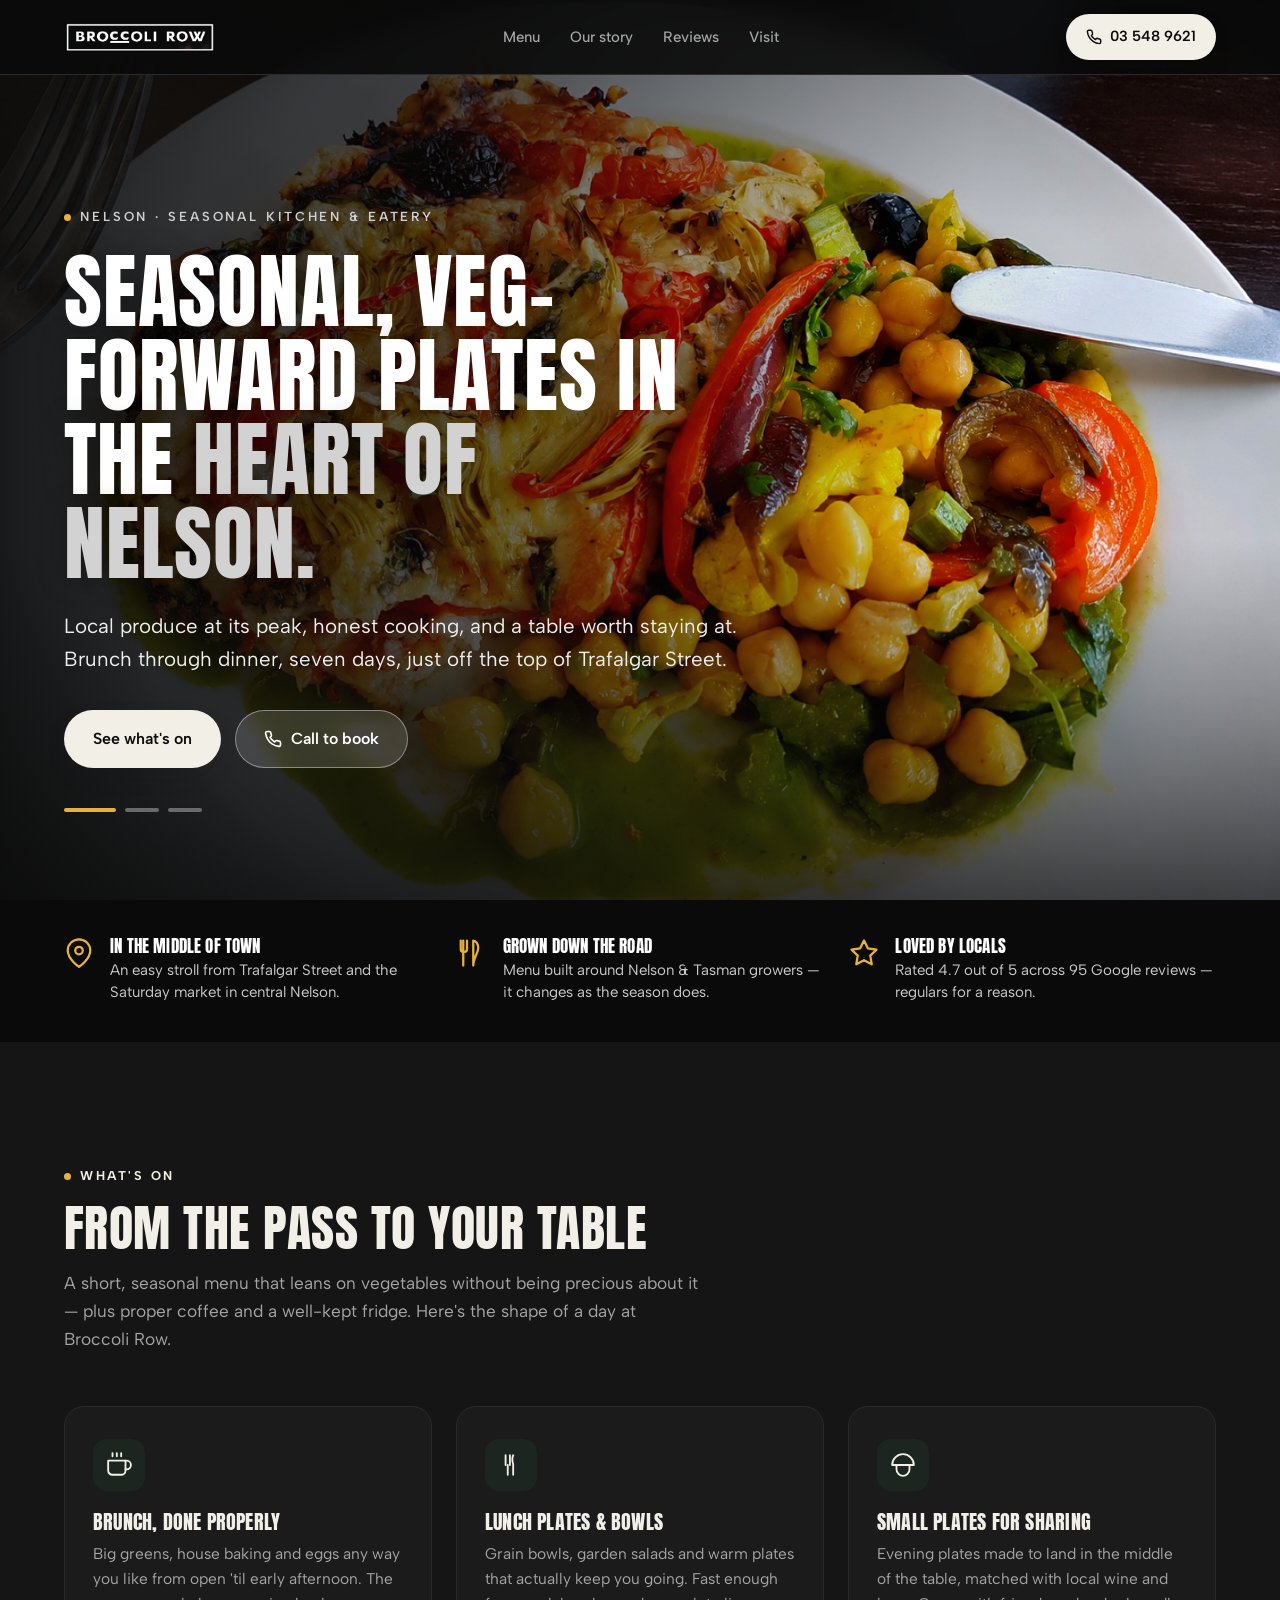
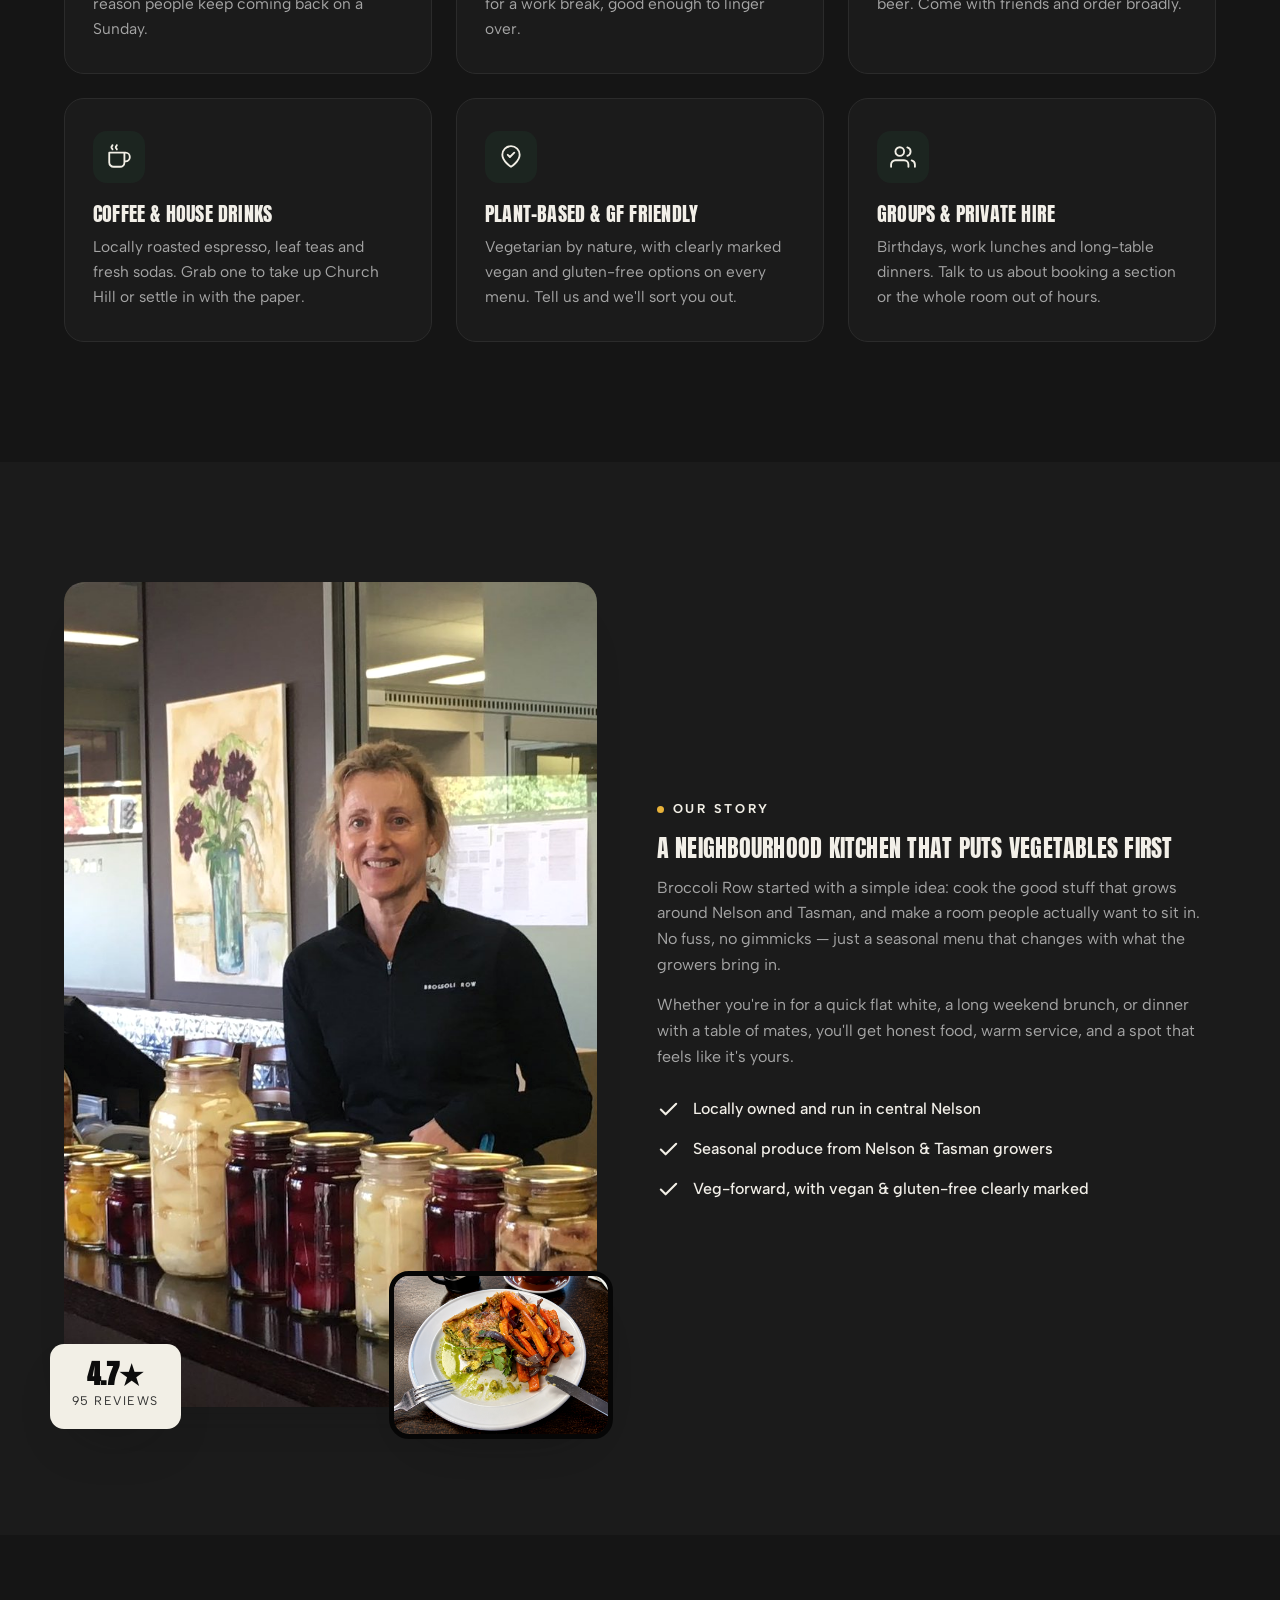
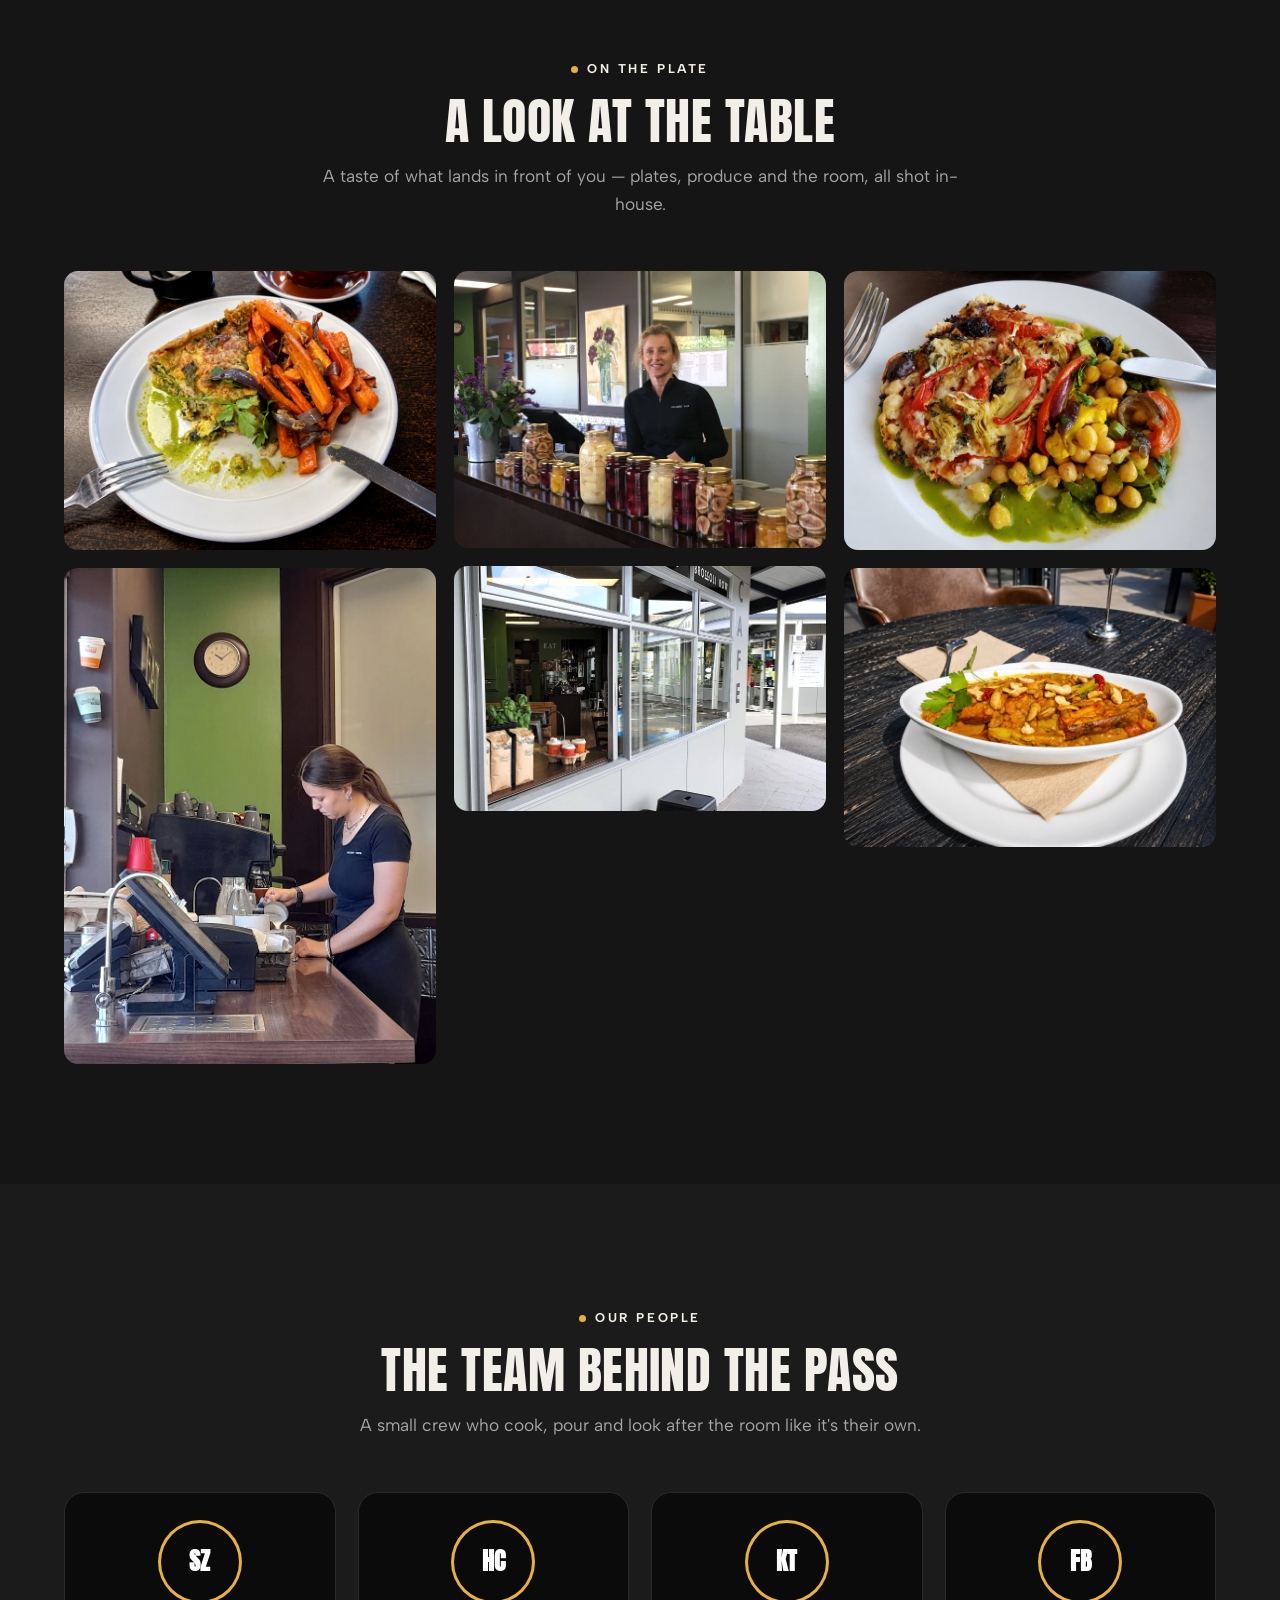
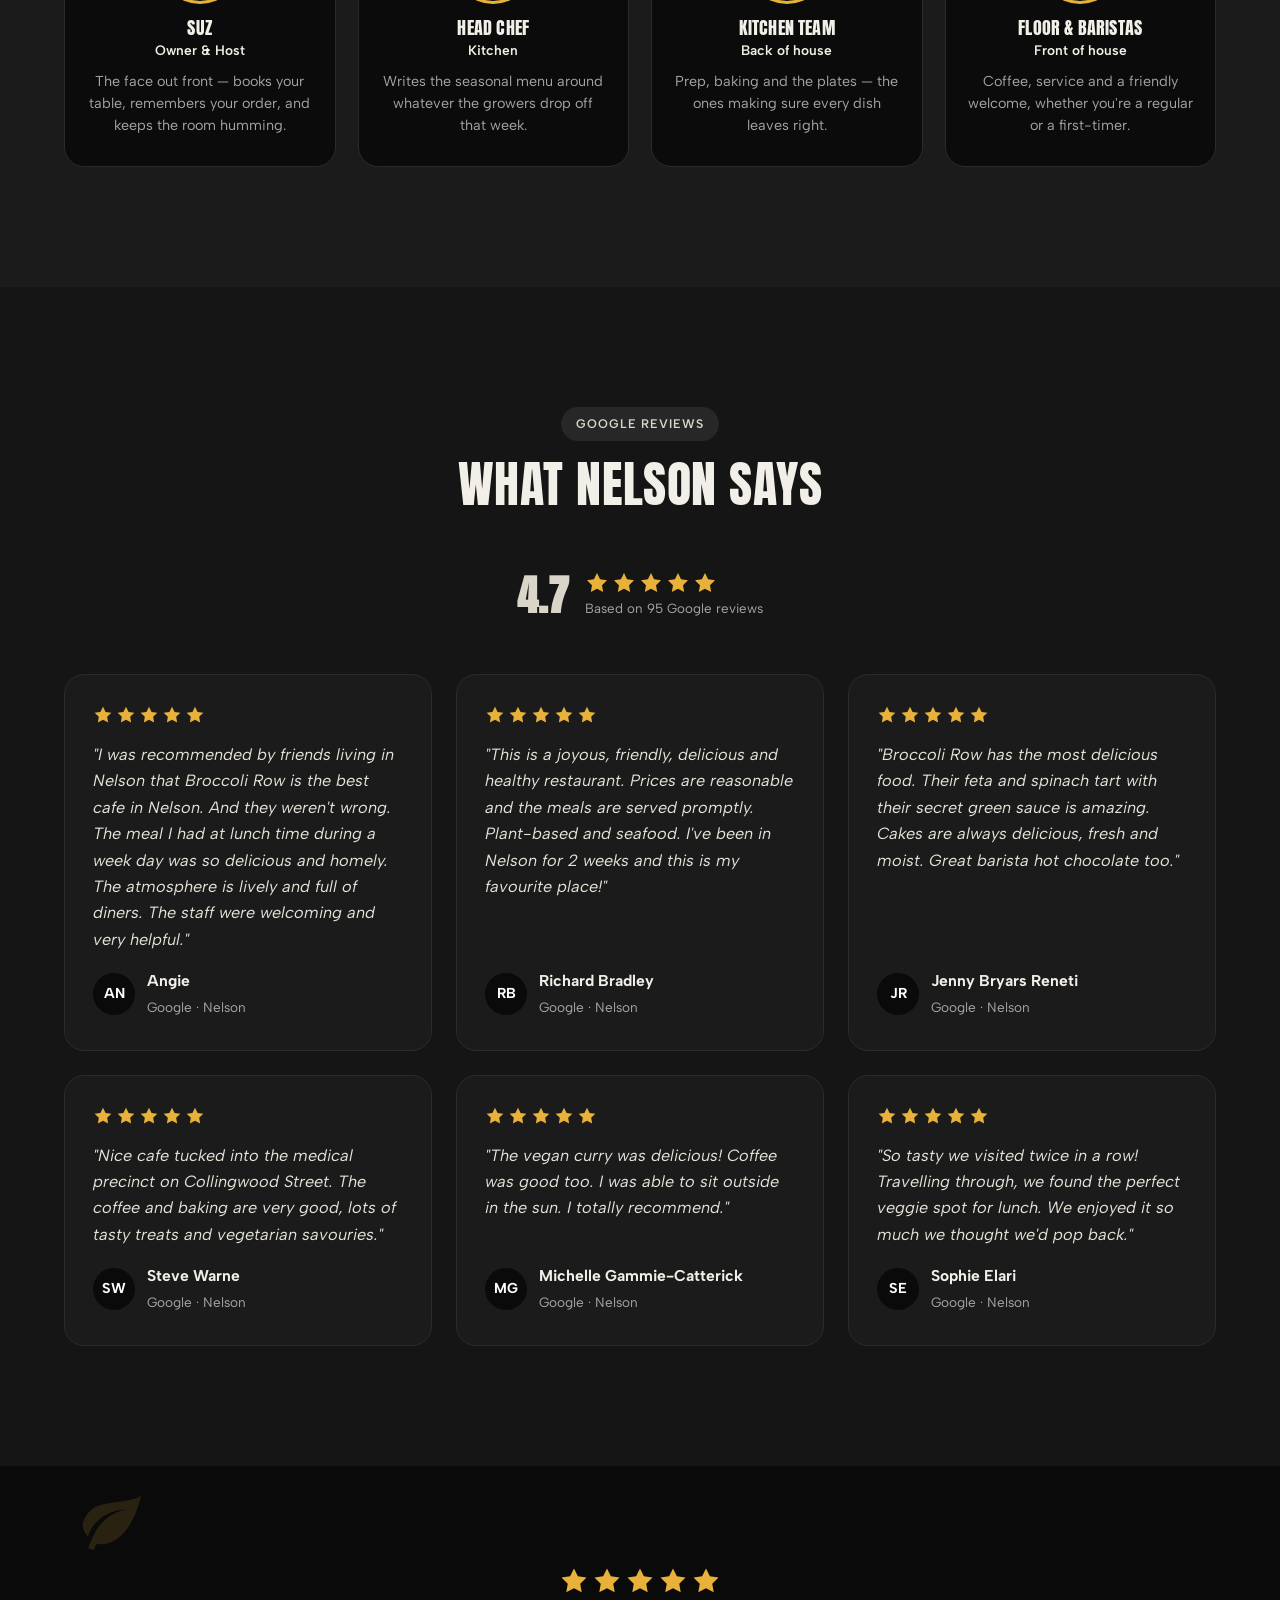
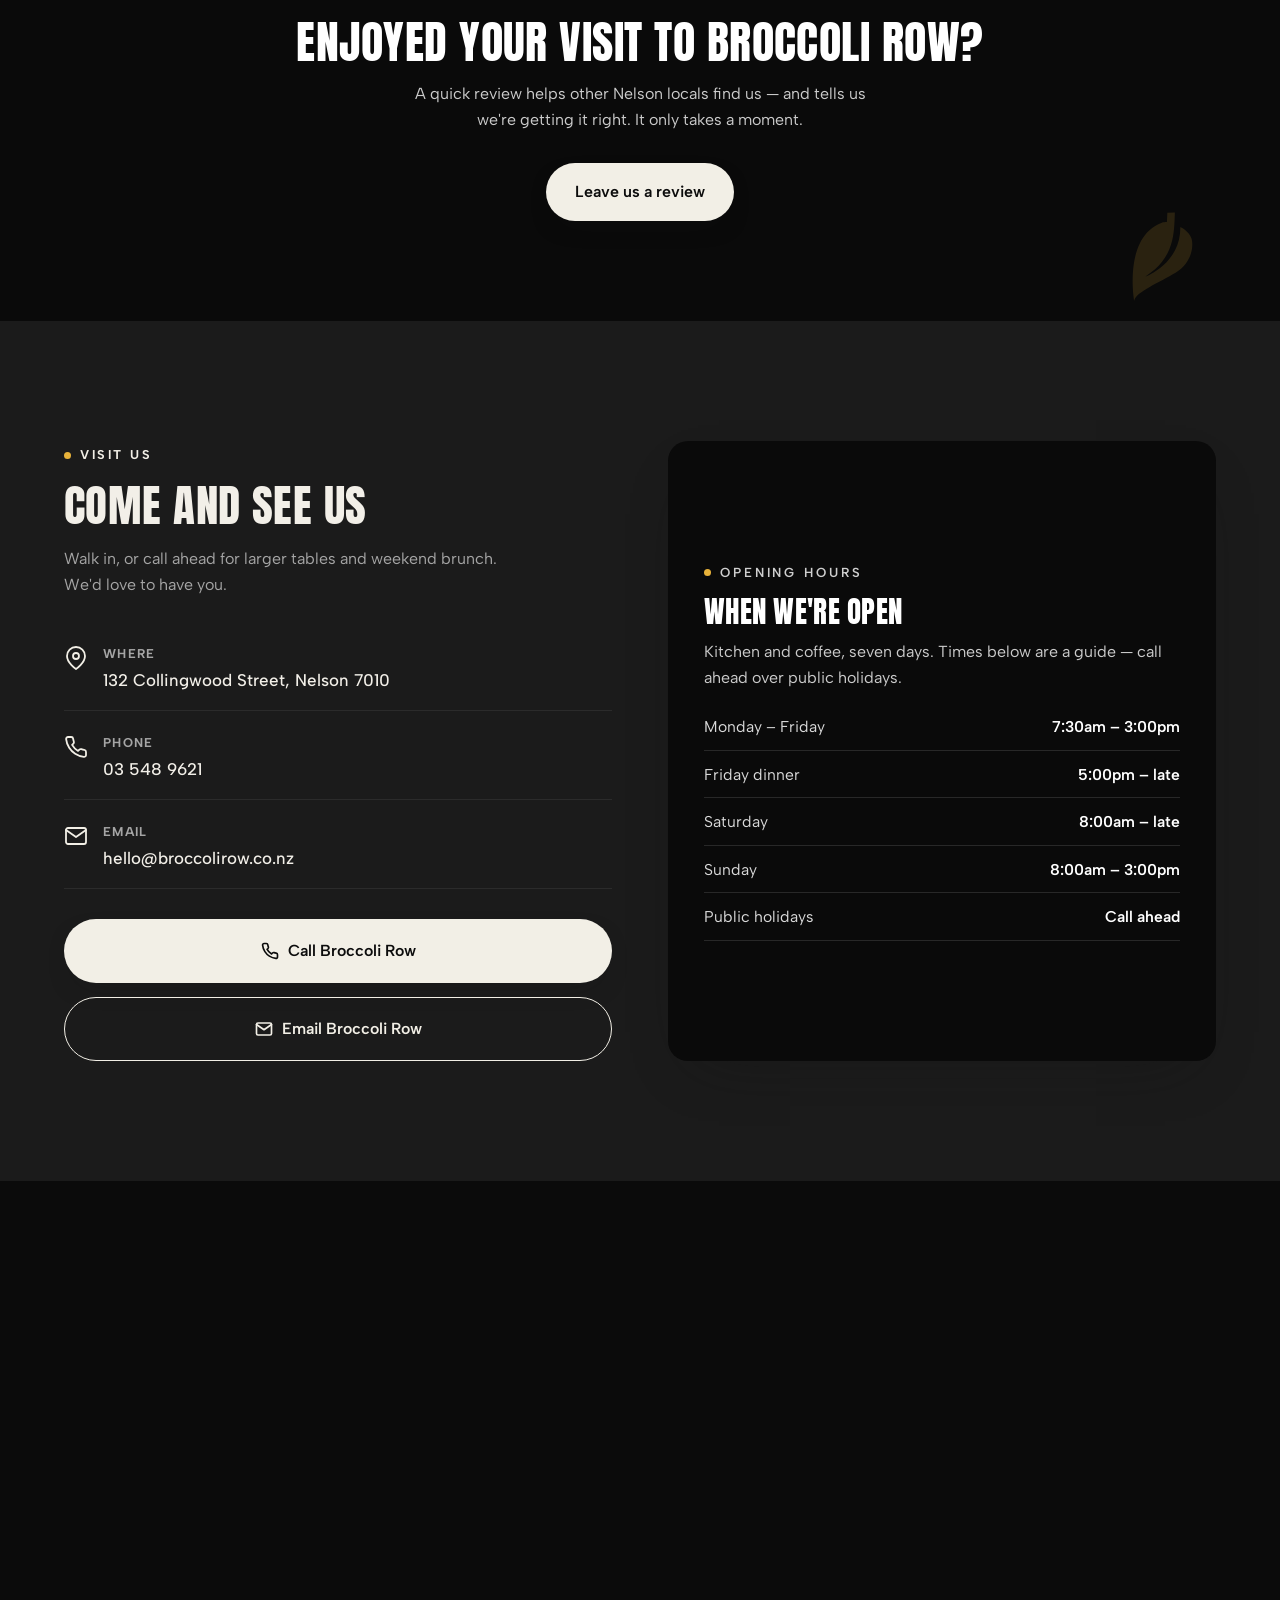
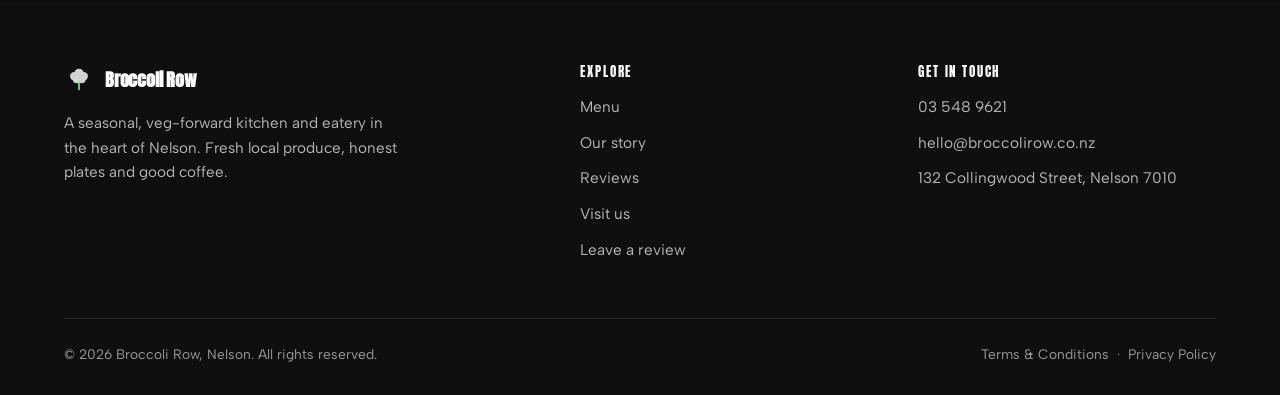
<file: index.html>
<!DOCTYPE html>
<html lang="en-NZ">
<head>
<meta charset="UTF-8">
<meta name="viewport" content="width=device-width, initial-scale=1.0">
<title>Broccoli Row | Seasonal Kitchen &amp; Eatery, Nelson</title>
<meta name="description" content="Broccoli Row is a seasonal, veg-forward kitchen in the heart of Nelson — fresh local produce, honest plates, and good coffee. Book a table or drop in.">
<link rel="icon" type="image/svg+xml" href="favicon.svg">
<meta property="og:title" content="Broccoli Row | Seasonal Kitchen & Eatery, Nelson">
<meta property="og:description" content="A seasonal, veg-forward kitchen in the heart of Nelson. Fresh local produce, honest plates, good coffee.">
<meta property="og:type" content="restaurant">
<meta property="og:image" content="https://broccoli-row-demo.vercel.app/images/front-entrance.webp">
<link rel="preconnect" href="https://fonts.googleapis.com">
<link rel="preconnect" href="https://fonts.gstatic.com" crossorigin>
<link href="https://fonts.googleapis.com/css2?family=Anton&family=Albert+Sans:wght@400;500;600;700&display=swap" rel="stylesheet">
<link rel="stylesheet" href="styles.css">
</head>
<body>

<!-- intro overlay -->
<div id="intro">
  <img class="intro-logo" src="images/logo.png" alt="Broccoli Row">
  <div class="intro-sub">Nelson &middot; Seasonal Kitchen</div>
</div>

<!-- nav -->
<header class="nav">
  <div class="nav-in wrap">
    <a href="index.html" class="brand">
      <img class="brand-logo" src="images/logo.png" alt="Broccoli Row">
    </a>
    <nav class="nav-links">
      <a href="#menu">Menu</a>
      <a href="#about">Our story</a>
      <a href="#reviews">Reviews</a>
      <a href="#visit">Visit</a>
    </nav>
    <a href="tel:+6435489621" class="nav-cta">
      <svg width="16" height="16" viewBox="0 0 24 24" fill="none" stroke="currentColor" stroke-width="2.2" stroke-linecap="round" stroke-linejoin="round"><path d="M22 16.92v3a2 2 0 0 1-2.18 2 19.79 19.79 0 0 1-8.63-3.07 19.5 19.5 0 0 1-6-6 19.79 19.79 0 0 1-3.07-8.67A2 2 0 0 1 4.11 2h3a2 2 0 0 1 2 1.72c.13.96.36 1.9.7 2.81a2 2 0 0 1-.45 2.11L8.09 9.91a16 16 0 0 0 6 6l1.27-1.27a2 2 0 0 1 2.11-.45c.9.34 1.85.57 2.81.7A2 2 0 0 1 22 16.92z"/></svg>
      03 548 9621
    </a>
    <button class="burger" aria-label="Menu"><span></span><span></span><span></span></button>
  </div>
</header>

<!-- hero -->
<section class="hero">
  <div class="hero-slides">
    <div class="hero-slide active" style="background-image:url('images/healthy-food.jpg')"></div>
    <div class="hero-slide" style="background-image:url('images/food.jpg')"></div>
    <div class="hero-slide" style="background-image:url('images/food1.jpg')"></div>
  </div>
  <div class="hero-inner">
    <span class="eyebrow"><span class="dot"></span>Nelson &middot; Seasonal Kitchen &amp; Eatery</span>
    <h1>Seasonal, veg-forward plates in the <em>heart of Nelson.</em></h1>
    <p class="lead">Local produce at its peak, honest cooking, and a table worth staying at. Brunch through dinner, seven days, just off the top of Trafalgar Street.</p>
    <div class="hero-cta">
      <a href="#menu" class="btn btn-primary">See what's on</a>
      <a href="tel:+6435489621" class="btn btn-ghost">
        <svg width="18" height="18" viewBox="0 0 24 24" fill="none" stroke="currentColor" stroke-width="2.2" stroke-linecap="round" stroke-linejoin="round"><path d="M22 16.92v3a2 2 0 0 1-2.18 2 19.79 19.79 0 0 1-8.63-3.07 19.5 19.5 0 0 1-6-6 19.79 19.79 0 0 1-3.07-8.67A2 2 0 0 1 4.11 2h3a2 2 0 0 1 2 1.72c.13.96.36 1.9.7 2.81a2 2 0 0 1-.45 2.11L8.09 9.91a16 16 0 0 0 6 6l1.27-1.27a2 2 0 0 1 2.11-.45c.9.34 1.85.57 2.81.7A2 2 0 0 1 22 16.92z"/></svg>
        Call to book
      </a>
    </div>
    <div class="hero-dots">
      <button class="active" aria-label="Slide 1"></button>
      <button aria-label="Slide 2"></button>
      <button aria-label="Slide 3"></button>
    </div>
  </div>
</section>

<!-- trust strip -->
<section class="trust">
  <div class="wrap trust-grid">
    <div class="trust-item reveal">
      <svg viewBox="0 0 24 24" fill="none" stroke="currentColor" stroke-width="1.8" stroke-linecap="round" stroke-linejoin="round"><path d="M21 10c0 7-9 13-9 13s-9-6-9-13a9 9 0 0 1 18 0z"/><circle cx="12" cy="10" r="3"/></svg>
      <div><h4>In the middle of town</h4><p>An easy stroll from Trafalgar Street and the Saturday market in central Nelson.</p></div>
    </div>
    <div class="trust-item reveal">
      <svg viewBox="0 0 24 24" fill="none" stroke="currentColor" stroke-width="1.8" stroke-linecap="round" stroke-linejoin="round"><path d="M3 2v7c0 1.1.9 2 2 2h1a2 2 0 0 0 2-2V2M5 2v20M13 2v20c0-6 4-10 4-14 0-3-1.8-6-4-6z"/></svg>
      <div><h4>Grown down the road</h4><p>Menu built around Nelson &amp; Tasman growers — it changes as the season does.</p></div>
    </div>
    <div class="trust-item reveal">
      <svg viewBox="0 0 24 24" fill="none" stroke="currentColor" stroke-width="1.8" stroke-linecap="round" stroke-linejoin="round"><polygon points="12 2 15.09 8.26 22 9.27 17 14.14 18.18 21.02 12 17.77 5.82 21.02 7 14.14 2 9.27 8.91 8.26 12 2"/></svg>
      <div><h4>Loved by locals</h4><p>Rated 4.7 out of 5 across 95 Google reviews — regulars for a reason.</p></div>
    </div>
  </div>
</section>

<!-- services / menu -->
<section id="menu" class="band band-bone">
  <div class="wrap">
    <div class="sec-head reveal">
      <span class="eyebrow-dark"><span class="dot"></span>What's on</span>
      <h2>From the pass to your table</h2>
      <p>A short, seasonal menu that leans on vegetables without being precious about it — plus proper coffee and a well-kept fridge. Here's the shape of a day at Broccoli Row.</p>
    </div>
    <div class="svc-grid">
      <div class="svc-card reveal">
        <div class="svc-ic"><svg viewBox="0 0 24 24" fill="none" stroke="currentColor" stroke-width="1.7" stroke-linecap="round" stroke-linejoin="round"><path d="M18 8h1a4 4 0 0 1 0 8h-1"/><path d="M2 8h16v9a4 4 0 0 1-4 4H6a4 4 0 0 1-4-4V8z"/><line x1="6" y1="1" x2="6" y2="4"/><line x1="10" y1="1" x2="10" y2="4"/><line x1="14" y1="1" x2="14" y2="4"/></svg></div>
        <h3>Brunch, done properly</h3>
        <p>Big greens, house baking and eggs any way you like from open 'til early afternoon. The reason people keep coming back on a Sunday.</p>
      </div>
      <div class="svc-card reveal">
        <div class="svc-ic"><svg viewBox="0 0 24 24" fill="none" stroke="currentColor" stroke-width="1.7" stroke-linecap="round" stroke-linejoin="round"><path d="M7 3v9M11 3v9M9 12v9M14 3c-1 2-1 6 0 8 0 4 0 6 0 10"/></svg></div>
        <h3>Lunch plates &amp; bowls</h3>
        <p>Grain bowls, garden salads and warm plates that actually keep you going. Fast enough for a work break, good enough to linger over.</p>
      </div>
      <div class="svc-card reveal">
        <div class="svc-ic"><svg viewBox="0 0 24 24" fill="none" stroke="currentColor" stroke-width="1.7" stroke-linecap="round" stroke-linejoin="round"><path d="M2 12h20M2 12a10 10 0 0 1 20 0M6 12v4a6 6 0 0 0 12 0v-4"/></svg></div>
        <h3>Small plates for sharing</h3>
        <p>Evening plates made to land in the middle of the table, matched with local wine and beer. Come with friends and order broadly.</p>
      </div>
      <div class="svc-card reveal">
        <div class="svc-ic"><svg viewBox="0 0 24 24" fill="none" stroke="currentColor" stroke-width="1.7" stroke-linecap="round" stroke-linejoin="round"><path d="M17 8h1a4 4 0 0 1 0 8h-1M3 8h14v9a4 4 0 0 1-4 4H7a4 4 0 0 1-4-4V8z"/><path d="M6 1c0 1-1 1-1 2s1 1 1 2M10 1c0 1-1 1-1 2s1 1 1 2"/></svg></div>
        <h3>Coffee &amp; house drinks</h3>
        <p>Locally roasted espresso, leaf teas and fresh sodas. Grab one to take up Church Hill or settle in with the paper.</p>
      </div>
      <div class="svc-card reveal">
        <div class="svc-ic"><svg viewBox="0 0 24 24" fill="none" stroke="currentColor" stroke-width="1.7" stroke-linecap="round" stroke-linejoin="round"><path d="M20 10c0 6-8 11-8 11s-8-5-8-11a8 8 0 0 1 16 0z"/><path d="M9 10l2 2 4-4"/></svg></div>
        <h3>Plant-based &amp; GF friendly</h3>
        <p>Vegetarian by nature, with clearly marked vegan and gluten-free options on every menu. Tell us and we'll sort you out.</p>
      </div>
      <div class="svc-card reveal">
        <div class="svc-ic"><svg viewBox="0 0 24 24" fill="none" stroke="currentColor" stroke-width="1.7" stroke-linecap="round" stroke-linejoin="round"><path d="M17 21v-2a4 4 0 0 0-4-4H5a4 4 0 0 0-4 4v2"/><circle cx="9" cy="7" r="4"/><path d="M23 21v-2a4 4 0 0 0-3-3.87M16 3.13a4 4 0 0 1 0 7.75"/></svg></div>
        <h3>Groups &amp; private hire</h3>
        <p>Birthdays, work lunches and long-table dinners. Talk to us about booking a section or the whole room out of hours.</p>
      </div>
    </div>
  </div>
</section>

<!-- about -->
<section id="about" class="band band-paper">
  <div class="wrap about-grid">
    <div class="about-media reveal">
      <img class="about-main" src="images/team.jpg" alt="The owner and team at Broccoli Row, Nelson" width="1100" height="825" loading="lazy">
      <img class="about-inset" src="images/food1.jpg" alt="A fresh seasonal dish at Broccoli Row" loading="lazy">
      <div class="about-tag"><strong>4.7★</strong><span>95 reviews</span></div>
    </div>
    <div class="about-copy reveal">
      <span class="eyebrow-dark"><span class="dot"></span>Our story</span>
      <h2>A neighbourhood kitchen that puts vegetables first</h2>
      <p>Broccoli Row started with a simple idea: cook the good stuff that grows around Nelson and Tasman, and make a room people actually want to sit in. No fuss, no gimmicks — just a seasonal menu that changes with what the growers bring in.</p>
      <p>Whether you're in for a quick flat white, a long weekend brunch, or dinner with a table of mates, you'll get honest food, warm service, and a spot that feels like it's yours.</p>
      <ul class="checklist">
        <li><svg viewBox="0 0 24 24" fill="none" stroke="currentColor" stroke-width="2.2" stroke-linecap="round" stroke-linejoin="round"><polyline points="20 6 9 17 4 12"/></svg>Locally owned and run in central Nelson</li>
        <li><svg viewBox="0 0 24 24" fill="none" stroke="currentColor" stroke-width="2.2" stroke-linecap="round" stroke-linejoin="round"><polyline points="20 6 9 17 4 12"/></svg>Seasonal produce from Nelson &amp; Tasman growers</li>
        <li><svg viewBox="0 0 24 24" fill="none" stroke="currentColor" stroke-width="2.2" stroke-linecap="round" stroke-linejoin="round"><polyline points="20 6 9 17 4 12"/></svg>Veg-forward, with vegan &amp; gluten-free clearly marked</li>
      </ul>
    </div>
  </div>
</section>

<!-- gallery -->
<section class="band band-bone">
  <div class="wrap">
    <div class="sec-head center reveal">
      <span class="eyebrow-dark" style="justify-content:center"><span class="dot"></span>On the plate</span>
      <h2>A look at the table</h2>
      <p>A taste of what lands in front of you — plates, produce and the room, all shot in-house.</p>
    </div>
    <div class="gallery reveal">
      <img src="images/food1.jpg" alt="A colourful seasonal vegetable salad plate" loading="lazy">
      <img src="images/staff.webp" alt="A shared spread of fresh dishes on the table" loading="lazy">
      <img src="images/team.jpg" alt="A carefully plated seasonal dish" loading="lazy">
      <img src="images/interior.jpg" alt="Inside the Broccoli Row dining room" loading="lazy">
      <img src="images/healthy-food.jpg" alt="Fresh green vegetables ready for the kitchen" loading="lazy">
      <img src="images/food.jpg" alt="A bright, fresh grain and greens bowl" loading="lazy">
    </div>
  </div>
</section>

<!-- crew -->
<section class="band band-paper">
  <div class="wrap">
    <div class="sec-head center reveal">
      <span class="eyebrow-dark" style="justify-content:center"><span class="dot"></span>Our people</span>
      <h2>The team behind the pass</h2>
      <p>A small crew who cook, pour and look after the room like it's their own.</p>
    </div>
    <div class="crew-grid">
      <div class="crew-card reveal">
        <div class="avatar">SZ</div>
        <h3>Suz</h3>
        <div class="role-sub">Owner &amp; Host</div>
        <p>The face out front — books your table, remembers your order, and keeps the room humming.</p>
      </div>
      <div class="crew-card reveal">
        <div class="avatar">HC</div>
        <h3>Head Chef</h3>
        <div class="role-sub">Kitchen</div>
        <p>Writes the seasonal menu around whatever the growers drop off that week.</p>
      </div>
      <div class="crew-card reveal">
        <div class="avatar">KT</div>
        <h3>Kitchen Team</h3>
        <div class="role-sub">Back of house</div>
        <p>Prep, baking and the plates — the ones making sure every dish leaves right.</p>
      </div>
      <div class="crew-card reveal">
        <div class="avatar">FB</div>
        <h3>Floor &amp; Baristas</h3>
        <div class="role-sub">Front of house</div>
        <p>Coffee, service and a friendly welcome, whether you're a regular or a first-timer.</p>
      </div>
    </div>
  </div>
</section>

<!-- reviews -->
<section id="reviews" class="band band-bone">
  <div class="wrap">
    <div class="sec-head center reveal">
      <span class="badge">Google reviews</span>
      <h2>What Nelson says</h2>
    </div>
    <div class="g-summary reveal">
      <span class="score">4.7</span>
      <div>
        <div class="stars">
          <svg viewBox="0 0 24 24" fill="currentColor"><polygon points="12 2 15.09 8.26 22 9.27 17 14.14 18.18 21.02 12 17.77 5.82 21.02 7 14.14 2 9.27 8.91 8.26 12 2"/></svg>
          <svg viewBox="0 0 24 24" fill="currentColor"><polygon points="12 2 15.09 8.26 22 9.27 17 14.14 18.18 21.02 12 17.77 5.82 21.02 7 14.14 2 9.27 8.91 8.26 12 2"/></svg>
          <svg viewBox="0 0 24 24" fill="currentColor"><polygon points="12 2 15.09 8.26 22 9.27 17 14.14 18.18 21.02 12 17.77 5.82 21.02 7 14.14 2 9.27 8.91 8.26 12 2"/></svg>
          <svg viewBox="0 0 24 24" fill="currentColor"><polygon points="12 2 15.09 8.26 22 9.27 17 14.14 18.18 21.02 12 17.77 5.82 21.02 7 14.14 2 9.27 8.91 8.26 12 2"/></svg>
          <svg viewBox="0 0 24 24" fill="currentColor"><polygon points="12 2 15.09 8.26 22 9.27 17 14.14 18.18 21.02 12 17.77 5.82 21.02 7 14.14 2 9.27 8.91 8.26 12 2"/></svg>
        </div>
        <small>Based on 95 Google reviews</small>
      </div>
    </div>
    <div class="rev-grid">
      <div class="rev-card reveal">
        <div class="stars"><svg viewBox="0 0 24 24" fill="currentColor"><polygon points="12 2 15.09 8.26 22 9.27 17 14.14 18.18 21.02 12 17.77 5.82 21.02 7 14.14 2 9.27 8.91 8.26 12 2"/></svg><svg viewBox="0 0 24 24" fill="currentColor"><polygon points="12 2 15.09 8.26 22 9.27 17 14.14 18.18 21.02 12 17.77 5.82 21.02 7 14.14 2 9.27 8.91 8.26 12 2"/></svg><svg viewBox="0 0 24 24" fill="currentColor"><polygon points="12 2 15.09 8.26 22 9.27 17 14.14 18.18 21.02 12 17.77 5.82 21.02 7 14.14 2 9.27 8.91 8.26 12 2"/></svg><svg viewBox="0 0 24 24" fill="currentColor"><polygon points="12 2 15.09 8.26 22 9.27 17 14.14 18.18 21.02 12 17.77 5.82 21.02 7 14.14 2 9.27 8.91 8.26 12 2"/></svg><svg viewBox="0 0 24 24" fill="currentColor"><polygon points="12 2 15.09 8.26 22 9.27 17 14.14 18.18 21.02 12 17.77 5.82 21.02 7 14.14 2 9.27 8.91 8.26 12 2"/></svg></div>
        <p>"I was recommended by friends living in Nelson that Broccoli Row is the best cafe in Nelson. And they weren't wrong. The meal I had at lunch time during a week day was so delicious and homely. The atmosphere is lively and full of diners. The staff were welcoming and very helpful."</p>
        <div class="rev-who"><span class="ini">AN</span><div><strong>Angie</strong><span>Google &middot; Nelson</span></div></div>
      </div>
      <div class="rev-card reveal">
        <div class="stars"><svg viewBox="0 0 24 24" fill="currentColor"><polygon points="12 2 15.09 8.26 22 9.27 17 14.14 18.18 21.02 12 17.77 5.82 21.02 7 14.14 2 9.27 8.91 8.26 12 2"/></svg><svg viewBox="0 0 24 24" fill="currentColor"><polygon points="12 2 15.09 8.26 22 9.27 17 14.14 18.18 21.02 12 17.77 5.82 21.02 7 14.14 2 9.27 8.91 8.26 12 2"/></svg><svg viewBox="0 0 24 24" fill="currentColor"><polygon points="12 2 15.09 8.26 22 9.27 17 14.14 18.18 21.02 12 17.77 5.82 21.02 7 14.14 2 9.27 8.91 8.26 12 2"/></svg><svg viewBox="0 0 24 24" fill="currentColor"><polygon points="12 2 15.09 8.26 22 9.27 17 14.14 18.18 21.02 12 17.77 5.82 21.02 7 14.14 2 9.27 8.91 8.26 12 2"/></svg><svg viewBox="0 0 24 24" fill="currentColor"><polygon points="12 2 15.09 8.26 22 9.27 17 14.14 18.18 21.02 12 17.77 5.82 21.02 7 14.14 2 9.27 8.91 8.26 12 2"/></svg></div>
        <p>"This is a joyous, friendly, delicious and healthy restaurant. Prices are reasonable and the meals are served promptly. Plant-based and seafood. I've been in Nelson for 2 weeks and this is my favourite place!"</p>
        <div class="rev-who"><span class="ini">RB</span><div><strong>Richard Bradley</strong><span>Google &middot; Nelson</span></div></div>
      </div>
      <div class="rev-card reveal">
        <div class="stars"><svg viewBox="0 0 24 24" fill="currentColor"><polygon points="12 2 15.09 8.26 22 9.27 17 14.14 18.18 21.02 12 17.77 5.82 21.02 7 14.14 2 9.27 8.91 8.26 12 2"/></svg><svg viewBox="0 0 24 24" fill="currentColor"><polygon points="12 2 15.09 8.26 22 9.27 17 14.14 18.18 21.02 12 17.77 5.82 21.02 7 14.14 2 9.27 8.91 8.26 12 2"/></svg><svg viewBox="0 0 24 24" fill="currentColor"><polygon points="12 2 15.09 8.26 22 9.27 17 14.14 18.18 21.02 12 17.77 5.82 21.02 7 14.14 2 9.27 8.91 8.26 12 2"/></svg><svg viewBox="0 0 24 24" fill="currentColor"><polygon points="12 2 15.09 8.26 22 9.27 17 14.14 18.18 21.02 12 17.77 5.82 21.02 7 14.14 2 9.27 8.91 8.26 12 2"/></svg><svg viewBox="0 0 24 24" fill="currentColor"><polygon points="12 2 15.09 8.26 22 9.27 17 14.14 18.18 21.02 12 17.77 5.82 21.02 7 14.14 2 9.27 8.91 8.26 12 2"/></svg></div>
        <p>"Broccoli Row has the most delicious food. Their feta and spinach tart with their secret green sauce is amazing. Cakes are always delicious, fresh and moist. Great barista hot chocolate too."</p>
        <div class="rev-who"><span class="ini">JR</span><div><strong>Jenny Bryars Reneti</strong><span>Google &middot; Nelson</span></div></div>
      </div>
      <div class="rev-card reveal">
        <div class="stars"><svg viewBox="0 0 24 24" fill="currentColor"><polygon points="12 2 15.09 8.26 22 9.27 17 14.14 18.18 21.02 12 17.77 5.82 21.02 7 14.14 2 9.27 8.91 8.26 12 2"/></svg><svg viewBox="0 0 24 24" fill="currentColor"><polygon points="12 2 15.09 8.26 22 9.27 17 14.14 18.18 21.02 12 17.77 5.82 21.02 7 14.14 2 9.27 8.91 8.26 12 2"/></svg><svg viewBox="0 0 24 24" fill="currentColor"><polygon points="12 2 15.09 8.26 22 9.27 17 14.14 18.18 21.02 12 17.77 5.82 21.02 7 14.14 2 9.27 8.91 8.26 12 2"/></svg><svg viewBox="0 0 24 24" fill="currentColor"><polygon points="12 2 15.09 8.26 22 9.27 17 14.14 18.18 21.02 12 17.77 5.82 21.02 7 14.14 2 9.27 8.91 8.26 12 2"/></svg><svg viewBox="0 0 24 24" fill="currentColor"><polygon points="12 2 15.09 8.26 22 9.27 17 14.14 18.18 21.02 12 17.77 5.82 21.02 7 14.14 2 9.27 8.91 8.26 12 2"/></svg></div>
        <p>"Nice cafe tucked into the medical precinct on Collingwood Street. The coffee and baking are very good, lots of tasty treats and vegetarian savouries."</p>
        <div class="rev-who"><span class="ini">SW</span><div><strong>Steve Warne</strong><span>Google &middot; Nelson</span></div></div>
      </div>
      <div class="rev-card reveal">
        <div class="stars"><svg viewBox="0 0 24 24" fill="currentColor"><polygon points="12 2 15.09 8.26 22 9.27 17 14.14 18.18 21.02 12 17.77 5.82 21.02 7 14.14 2 9.27 8.91 8.26 12 2"/></svg><svg viewBox="0 0 24 24" fill="currentColor"><polygon points="12 2 15.09 8.26 22 9.27 17 14.14 18.18 21.02 12 17.77 5.82 21.02 7 14.14 2 9.27 8.91 8.26 12 2"/></svg><svg viewBox="0 0 24 24" fill="currentColor"><polygon points="12 2 15.09 8.26 22 9.27 17 14.14 18.18 21.02 12 17.77 5.82 21.02 7 14.14 2 9.27 8.91 8.26 12 2"/></svg><svg viewBox="0 0 24 24" fill="currentColor"><polygon points="12 2 15.09 8.26 22 9.27 17 14.14 18.18 21.02 12 17.77 5.82 21.02 7 14.14 2 9.27 8.91 8.26 12 2"/></svg><svg viewBox="0 0 24 24" fill="currentColor"><polygon points="12 2 15.09 8.26 22 9.27 17 14.14 18.18 21.02 12 17.77 5.82 21.02 7 14.14 2 9.27 8.91 8.26 12 2"/></svg></div>
        <p>"The vegan curry was delicious! Coffee was good too. I was able to sit outside in the sun. I totally recommend."</p>
        <div class="rev-who"><span class="ini">MG</span><div><strong>Michelle Gammie-Catterick</strong><span>Google &middot; Nelson</span></div></div>
      </div>
      <div class="rev-card reveal">
        <div class="stars"><svg viewBox="0 0 24 24" fill="currentColor"><polygon points="12 2 15.09 8.26 22 9.27 17 14.14 18.18 21.02 12 17.77 5.82 21.02 7 14.14 2 9.27 8.91 8.26 12 2"/></svg><svg viewBox="0 0 24 24" fill="currentColor"><polygon points="12 2 15.09 8.26 22 9.27 17 14.14 18.18 21.02 12 17.77 5.82 21.02 7 14.14 2 9.27 8.91 8.26 12 2"/></svg><svg viewBox="0 0 24 24" fill="currentColor"><polygon points="12 2 15.09 8.26 22 9.27 17 14.14 18.18 21.02 12 17.77 5.82 21.02 7 14.14 2 9.27 8.91 8.26 12 2"/></svg><svg viewBox="0 0 24 24" fill="currentColor"><polygon points="12 2 15.09 8.26 22 9.27 17 14.14 18.18 21.02 12 17.77 5.82 21.02 7 14.14 2 9.27 8.91 8.26 12 2"/></svg><svg viewBox="0 0 24 24" fill="currentColor"><polygon points="12 2 15.09 8.26 22 9.27 17 14.14 18.18 21.02 12 17.77 5.82 21.02 7 14.14 2 9.27 8.91 8.26 12 2"/></svg></div>
        <p>"So tasty we visited twice in a row! Travelling through, we found the perfect veggie spot for lunch. We enjoyed it so much we thought we'd pop back."</p>
        <div class="rev-who"><span class="ini">SE</span><div><strong>Sophie Elari</strong><span>Google &middot; Nelson</span></div></div>
      </div>
    </div>
  
  </div>
</section>

<!-- review funnel banner -->
<section class="funnel">
  <svg class="leaf-a" viewBox="0 0 24 24" fill="currentColor"><path d="M17 8C8 10 5.9 16.17 3.82 21.34l1.89.66.95-2.3c.48.17.98.3 1.34.3C19 20 22 3 22 3c-1 2-8 2.25-13 3.25S2 11.5 2 13.5s1.75 3.75 1.75 3.75C7 8 17 8 17 8z"/></svg>
  <svg class="leaf-b" viewBox="0 0 24 24" fill="currentColor"><path d="M17 8C8 10 5.9 16.17 3.82 21.34l1.89.66.95-2.3c.48.17.98.3 1.34.3C19 20 22 3 22 3c-1 2-8 2.25-13 3.25S2 11.5 2 13.5s1.75 3.75 1.75 3.75C7 8 17 8 17 8z"/></svg>
  <div class="funnel-in reveal">
    <div class="stars"><svg viewBox="0 0 24 24" fill="currentColor"><polygon points="12 2 15.09 8.26 22 9.27 17 14.14 18.18 21.02 12 17.77 5.82 21.02 7 14.14 2 9.27 8.91 8.26 12 2"/></svg><svg viewBox="0 0 24 24" fill="currentColor"><polygon points="12 2 15.09 8.26 22 9.27 17 14.14 18.18 21.02 12 17.77 5.82 21.02 7 14.14 2 9.27 8.91 8.26 12 2"/></svg><svg viewBox="0 0 24 24" fill="currentColor"><polygon points="12 2 15.09 8.26 22 9.27 17 14.14 18.18 21.02 12 17.77 5.82 21.02 7 14.14 2 9.27 8.91 8.26 12 2"/></svg><svg viewBox="0 0 24 24" fill="currentColor"><polygon points="12 2 15.09 8.26 22 9.27 17 14.14 18.18 21.02 12 17.77 5.82 21.02 7 14.14 2 9.27 8.91 8.26 12 2"/></svg><svg viewBox="0 0 24 24" fill="currentColor"><polygon points="12 2 15.09 8.26 22 9.27 17 14.14 18.18 21.02 12 17.77 5.82 21.02 7 14.14 2 9.27 8.91 8.26 12 2"/></svg></div>
    <h2>Enjoyed your visit to Broccoli Row?</h2>
    <p>A quick review helps other Nelson locals find us — and tells us we're getting it right. It only takes a moment.</p>
    <a href="review.html" class="btn btn-primary">Leave us a review</a>
  </div>
</section>

<!-- contact / visit -->
<section id="visit" class="band band-paper">
  <div class="wrap contact-grid">
    <div class="contact-info reveal">
      <span class="eyebrow-dark"><span class="dot"></span>Visit us</span>
      <h2>Come and see us</h2>
      <p>Walk in, or call ahead for larger tables and weekend brunch. We'd love to have you.</p>
      <div class="contact-rows">
        <div class="crow">
          <svg viewBox="0 0 24 24" fill="none" stroke="currentColor" stroke-width="1.8" stroke-linecap="round" stroke-linejoin="round"><path d="M21 10c0 7-9 13-9 13s-9-6-9-13a9 9 0 0 1 18 0z"/><circle cx="12" cy="10" r="3"/></svg>
          <div><strong>Where</strong><span>132 Collingwood Street, Nelson 7010</span></div>
        </div>
        <div class="crow">
          <svg viewBox="0 0 24 24" fill="none" stroke="currentColor" stroke-width="1.8" stroke-linecap="round" stroke-linejoin="round"><path d="M22 16.92v3a2 2 0 0 1-2.18 2 19.79 19.79 0 0 1-8.63-3.07 19.5 19.5 0 0 1-6-6 19.79 19.79 0 0 1-3.07-8.67A2 2 0 0 1 4.11 2h3a2 2 0 0 1 2 1.72c.13.96.36 1.9.7 2.81a2 2 0 0 1-.45 2.11L8.09 9.91a16 16 0 0 0 6 6l1.27-1.27a2 2 0 0 1 2.11-.45c.9.34 1.85.57 2.81.7A2 2 0 0 1 22 16.92z"/></svg>
          <div><strong>Phone</strong><a href="tel:+6435489621">03 548 9621</a></div>
        </div>
        <div class="crow">
          <svg viewBox="0 0 24 24" fill="none" stroke="currentColor" stroke-width="1.8" stroke-linecap="round" stroke-linejoin="round"><path d="M4 4h16c1.1 0 2 .9 2 2v12c0 1.1-.9 2-2 2H4c-1.1 0-2-.9-2-2V6c0-1.1.9-2 2-2z"/><polyline points="22,6 12,13 2,6"/></svg>
          <div><strong>Email</strong><a href="mailto:hello@broccolirow.co.nz">hello@broccolirow.co.nz</a></div>
        </div>
      </div>
      <div class="contact-actions">
        <a href="tel:+6435489621" class="btn btn-primary">
          <svg width="18" height="18" viewBox="0 0 24 24" fill="none" stroke="currentColor" stroke-width="2.2" stroke-linecap="round" stroke-linejoin="round"><path d="M22 16.92v3a2 2 0 0 1-2.18 2 19.79 19.79 0 0 1-8.63-3.07 19.5 19.5 0 0 1-6-6 19.79 19.79 0 0 1-3.07-8.67A2 2 0 0 1 4.11 2h3a2 2 0 0 1 2 1.72c.13.96.36 1.9.7 2.81a2 2 0 0 1-.45 2.11L8.09 9.91a16 16 0 0 0 6 6l1.27-1.27a2 2 0 0 1 2.11-.45c.9.34 1.85.57 2.81.7A2 2 0 0 1 22 16.92z"/></svg>
          Call Broccoli Row
        </a>
        <a href="mailto:hello@broccolirow.co.nz" class="btn btn-outline">
          <svg width="18" height="18" viewBox="0 0 24 24" fill="none" stroke="currentColor" stroke-width="2.2" stroke-linecap="round" stroke-linejoin="round"><path d="M4 4h16c1.1 0 2 .9 2 2v12c0 1.1-.9 2-2 2H4c-1.1 0-2-.9-2-2V6c0-1.1.9-2 2-2z"/><polyline points="22,6 12,13 2,6"/></svg>
          Email Broccoli Row
        </a>
      </div>
    </div>
    <div class="contact-card reveal">
      <span class="eyebrow"><span class="dot"></span>Opening hours</span>
      <h3>When we're open</h3>
      <p>Kitchen and coffee, seven days. Times below are a guide — call ahead over public holidays.</p>
      <ul class="hours-list">
        <li><span>Monday – Friday</span><span>7:30am – 3:00pm</span></li>
        <li><span>Friday dinner</span><span>5:00pm – late</span></li>
        <li><span>Saturday</span><span>8:00am – late</span></li>
        <li><span>Sunday</span><span>8:00am – 3:00pm</span></li>
        <li><span>Public holidays</span><span>Call ahead</span></li>
      </ul>
    </div>
  </div>
</section>

<!-- map -->
<section aria-label="Find us on the map" style="padding:0">
  <iframe title="Broccoli Row — 132 Collingwood Street, Nelson 7010" src="https://maps.google.com/maps?q=132%20Collingwood%20Street%2C%20Nelson%207010&amp;z=16&amp;output=embed" loading="lazy" referrerpolicy="no-referrer-when-downgrade" style="display:block;width:100%;height:420px;border:0"></iframe>
</section>

<!-- footer -->
<footer class="footer">
  <div class="wrap">
    <div class="foot-grid">
      <div>
        <div class="brand">
          <svg viewBox="0 0 64 64" xmlns="http://www.w3.org/2000/svg"><g class="leaf"><circle cx="22" cy="24" r="9"/><circle cx="32" cy="18" r="10"/><circle cx="42" cy="24" r="9"/><circle cx="27" cy="31" r="8"/><circle cx="38" cy="31" r="8"/></g><path d="M32 34v18" fill="none" stroke="#9fdcb4" stroke-width="3.4" stroke-linecap="round"/></svg>
          Broccoli Row
        </div>
        <p class="foot-about">A seasonal, veg-forward kitchen and eatery in the heart of Nelson. Fresh local produce, honest plates and good coffee.</p>
      </div>
      <div class="foot-col">
        <h4>Explore</h4>
        <a href="#menu">Menu</a>
        <a href="#about">Our story</a>
        <a href="#reviews">Reviews</a>
        <a href="#visit">Visit us</a>
        <a href="review.html">Leave a review</a>
      </div>
      <div class="foot-col">
        <h4>Get in touch</h4>
        <a href="tel:+6435489621">03 548 9621</a>
        <a href="mailto:hello@broccolirow.co.nz">hello@broccolirow.co.nz</a>
        <p>132 Collingwood Street, Nelson 7010</p>
      </div>
    </div>
    <div class="foot-bottom">
      <span>© <span id="yr"></span> Broccoli Row, Nelson. All rights reserved.</span>
      <span><a href="terms.html">Terms &amp; Conditions</a> &nbsp;·&nbsp; <a href="privacy.html">Privacy Policy</a></span>
    </div>
  </div>
</footer>

<script>document.getElementById('yr').textContent=new Date().getFullYear();</script>
<script src="main.js"></script>
</body>
</html>
</file>
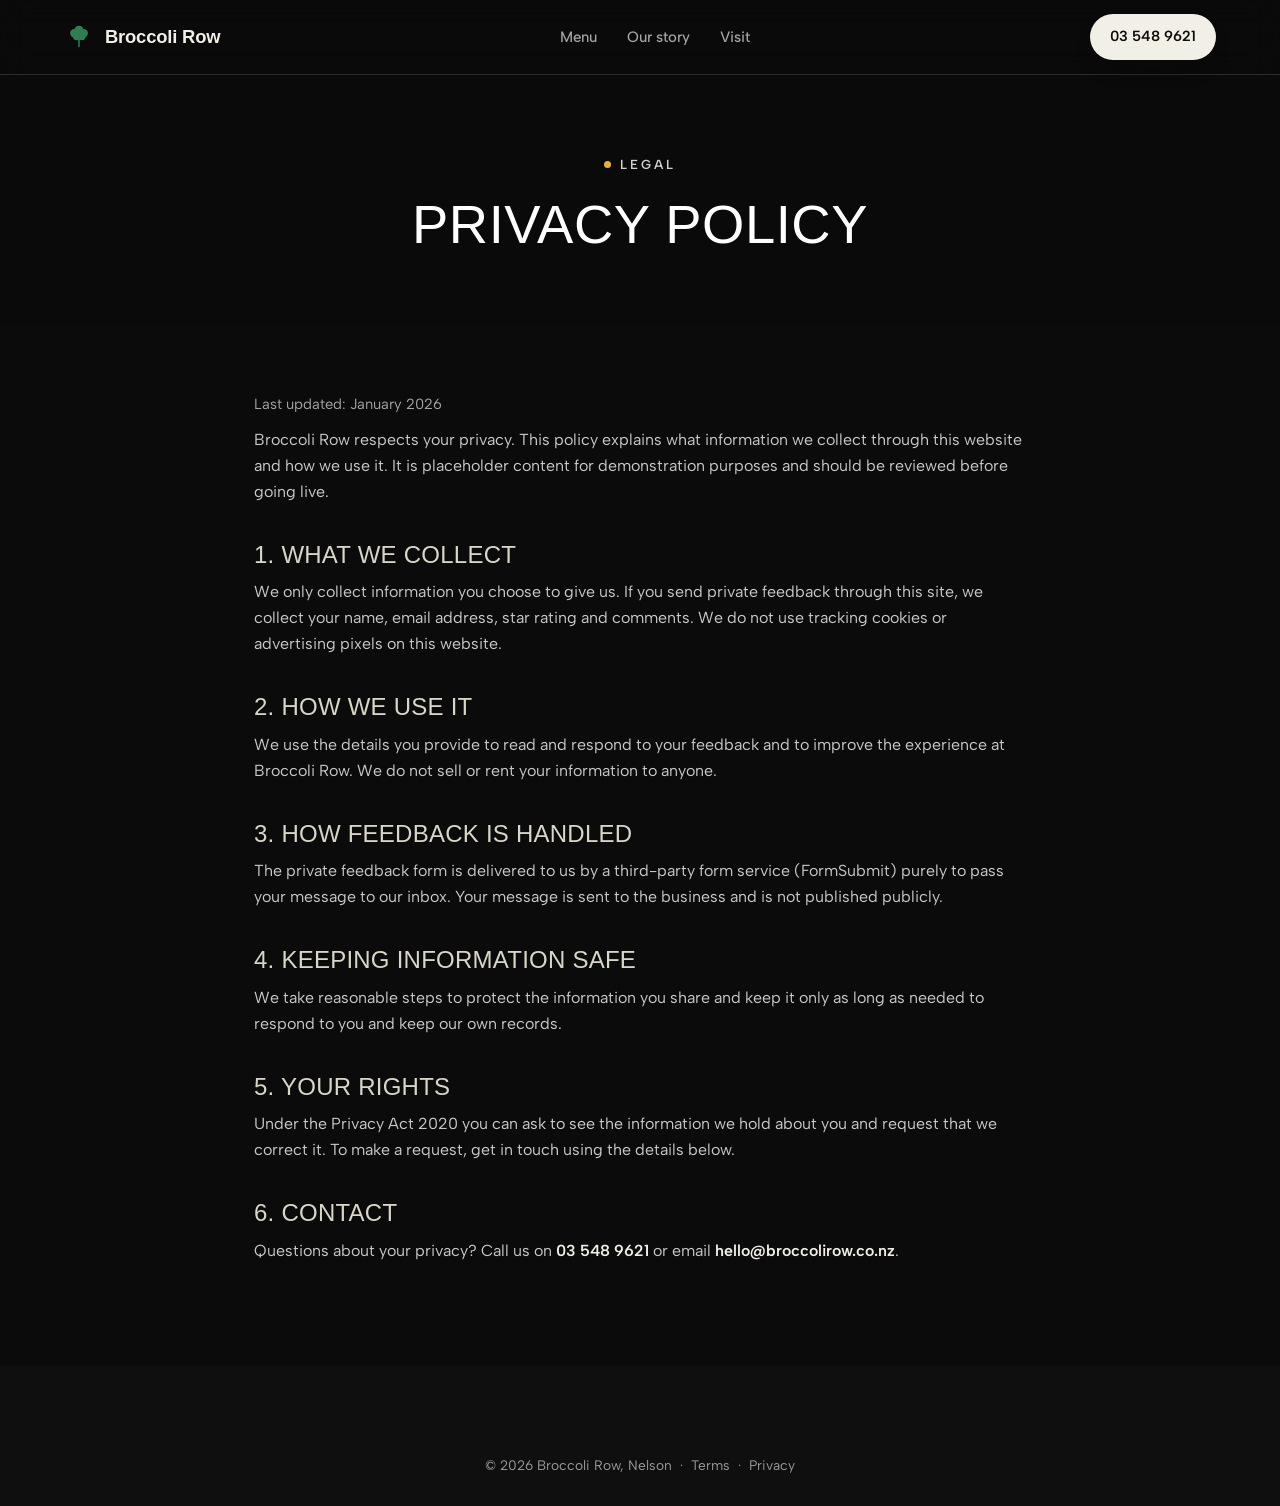
<file: privacy.html>
<!DOCTYPE html>
<html lang="en-NZ">
<head>
<meta charset="UTF-8">
<meta name="viewport" content="width=device-width, initial-scale=1.0">
<title>Privacy Policy | Broccoli Row, Nelson</title>
<meta name="description" content="How Broccoli Row handles the information you share through this website.">
<link rel="icon" type="image/svg+xml" href="favicon.svg">
<link rel="preconnect" href="https://fonts.googleapis.com">
<link rel="preconnect" href="https://fonts.gstatic.com" crossorigin>
<link href="https://fonts.googleapis.com/css2?family=Syne:wght@600;700;800&family=Albert+Sans:wght@400;500;600;700&display=swap" rel="stylesheet">
<link rel="stylesheet" href="styles.css">
</head>
<body>

<header class="nav">
  <div class="nav-in wrap">
    <a href="index.html" class="brand">
      <svg viewBox="0 0 64 64" xmlns="http://www.w3.org/2000/svg"><g class="leaf" fill="#2f7d50"><circle cx="22" cy="24" r="9"/><circle cx="32" cy="18" r="10"/><circle cx="42" cy="24" r="9"/><circle cx="27" cy="31" r="8"/><circle cx="38" cy="31" r="8"/></g><path d="M32 34v18" fill="none" stroke="#2f7d50" stroke-width="3.4" stroke-linecap="round"/></svg>
      Broccoli Row
    </a>
    <nav class="nav-links">
      <a href="index.html#menu">Menu</a>
      <a href="index.html#about">Our story</a>
      <a href="index.html#visit">Visit</a>
    </nav>
    <a href="tel:+6435489621" class="nav-cta">03 548 9621</a>
    <button class="burger" aria-label="Menu"><span></span><span></span><span></span></button>
  </div>
</header>

<section class="page-hero">
  <div class="wrap">
    <span class="eyebrow"><span class="dot"></span>Legal</span>
    <h1>Privacy Policy</h1>
  </div>
</section>

<div class="doc">
  <p class="updated">Last updated: January 2026</p>
  <p>Broccoli Row respects your privacy. This policy explains what information we collect through this website and how we use it. It is placeholder content for demonstration purposes and should be reviewed before going live.</p>

  <h2>1. What we collect</h2>
  <p>We only collect information you choose to give us. If you send private feedback through this site, we collect your name, email address, star rating and comments. We do not use tracking cookies or advertising pixels on this website.</p>

  <h2>2. How we use it</h2>
  <p>We use the details you provide to read and respond to your feedback and to improve the experience at Broccoli Row. We do not sell or rent your information to anyone.</p>

  <h2>3. How feedback is handled</h2>
  <p>The private feedback form is delivered to us by a third-party form service (FormSubmit) purely to pass your message to our inbox. Your message is sent to the business and is not published publicly.</p>

  <h2>4. Keeping information safe</h2>
  <p>We take reasonable steps to protect the information you share and keep it only as long as needed to respond to you and keep our own records.</p>

  <h2>5. Your rights</h2>
  <p>Under the Privacy Act 2020 you can ask to see the information we hold about you and request that we correct it. To make a request, get in touch using the details below.</p>

  <h2>6. Contact</h2>
  <p>Questions about your privacy? Call us on <a href="tel:+6435489621" style="color:var(--green);font-weight:600">03 548 9621</a> or email <a href="mailto:hello@broccolirow.co.nz" style="color:var(--green);font-weight:600">hello@broccolirow.co.nz</a>.</p>
</div>

<footer class="footer">
  <div class="wrap">
    <div class="foot-bottom" style="border:0;justify-content:center">
      <span>© <span id="yr"></span> Broccoli Row, Nelson &nbsp;·&nbsp; <a href="terms.html">Terms</a> &nbsp;·&nbsp; <a href="privacy.html">Privacy</a></span>
    </div>
  </div>
</footer>

<script>document.getElementById('yr').textContent=new Date().getFullYear();</script>
</body>
</html>
</file>
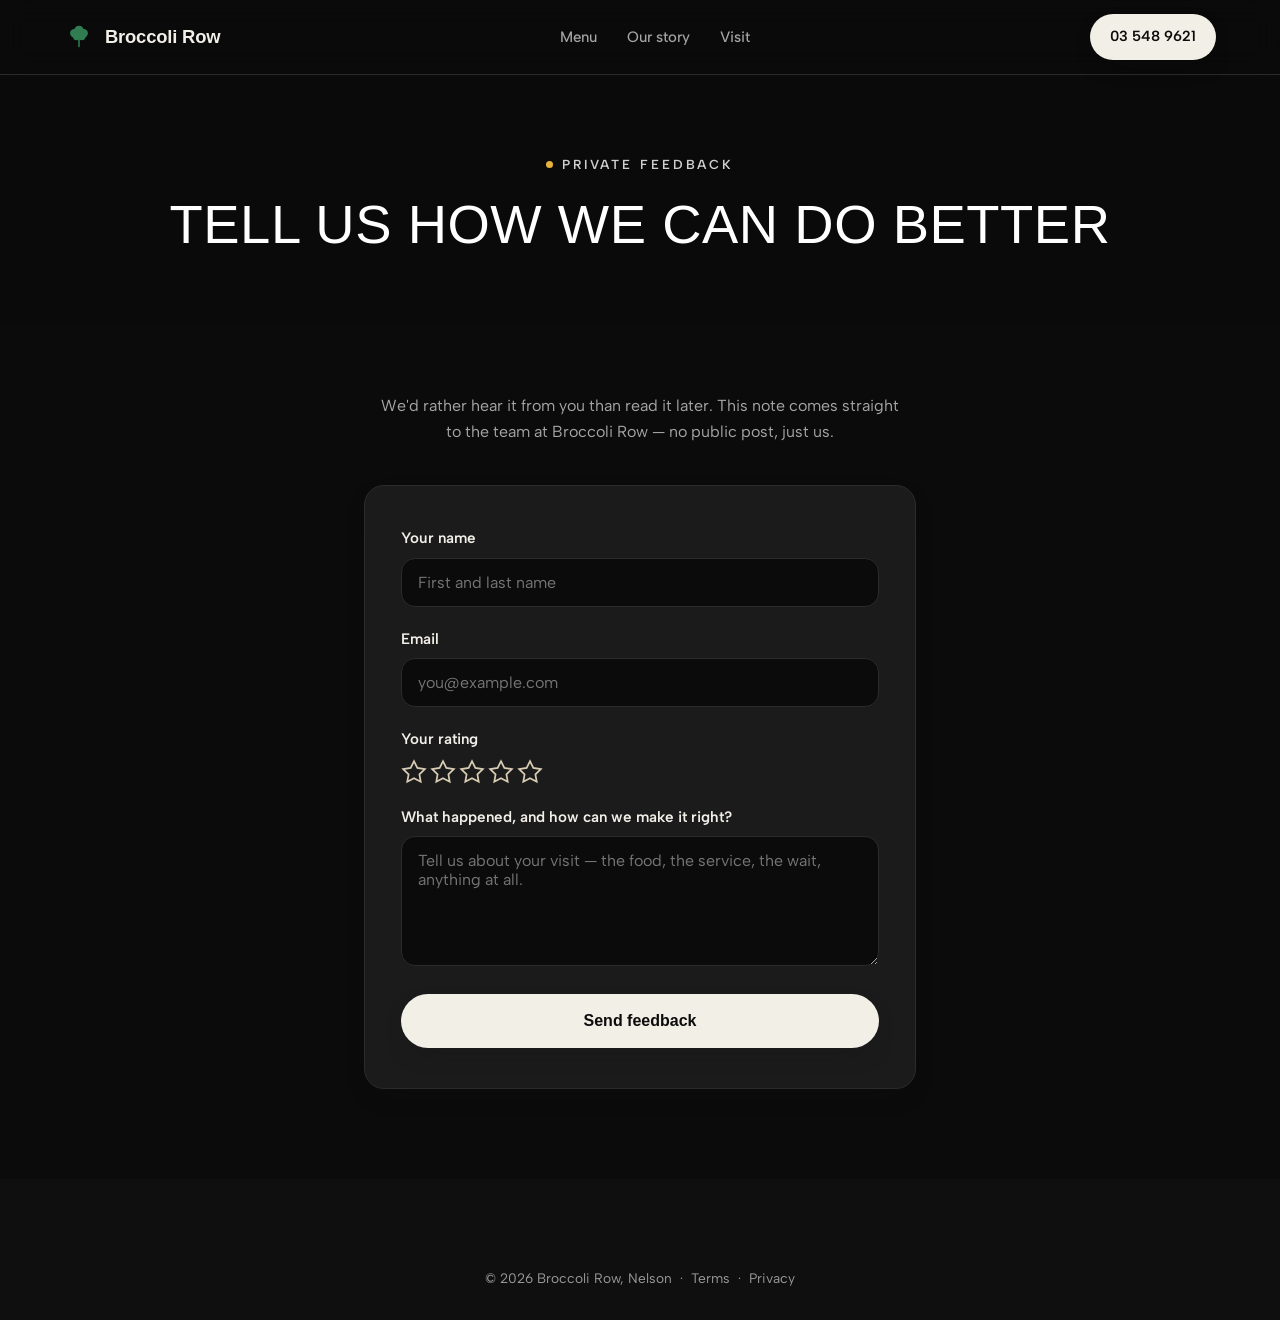
<file: private.html>
<!DOCTYPE html>
<html lang="en-NZ">
<head>
<meta charset="UTF-8">
<meta name="viewport" content="width=device-width, initial-scale=1.0">
<title>Share Your Feedback | Broccoli Row, Nelson</title>
<meta name="description" content="Tell Broccoli Row what we could do better — your note comes straight to us, privately.">
<link rel="icon" type="image/svg+xml" href="favicon.svg">
<link rel="preconnect" href="https://fonts.googleapis.com">
<link rel="preconnect" href="https://fonts.gstatic.com" crossorigin>
<link href="https://fonts.googleapis.com/css2?family=Syne:wght@600;700;800&family=Albert+Sans:wght@400;500;600;700&display=swap" rel="stylesheet">
<link rel="stylesheet" href="styles.css">
</head>
<body>

<header class="nav">
  <div class="nav-in wrap">
    <a href="index.html" class="brand">
      <svg viewBox="0 0 64 64" xmlns="http://www.w3.org/2000/svg"><g class="leaf" fill="#2f7d50"><circle cx="22" cy="24" r="9"/><circle cx="32" cy="18" r="10"/><circle cx="42" cy="24" r="9"/><circle cx="27" cy="31" r="8"/><circle cx="38" cy="31" r="8"/></g><path d="M32 34v18" fill="none" stroke="#2f7d50" stroke-width="3.4" stroke-linecap="round"/></svg>
      Broccoli Row
    </a>
    <nav class="nav-links">
      <a href="index.html#menu">Menu</a>
      <a href="index.html#about">Our story</a>
      <a href="index.html#visit">Visit</a>
    </nav>
    <a href="tel:+6435489621" class="nav-cta">03 548 9621</a>
    <button class="burger" aria-label="Menu"><span></span><span></span><span></span></button>
  </div>
</header>

<section class="page-hero">
  <div class="wrap">
    <span class="eyebrow"><span class="dot"></span>Private feedback</span>
    <h1>Tell us how we can do better</h1>
  </div>
</section>

<div class="doc" style="padding-bottom:40px;text-align:center">
  <p style="color:var(--muted);max-width:52ch;margin:0 auto">We'd rather hear it from you than read it later. This note comes straight to the team at Broccoli Row — no public post, just us.</p>
</div>

<div style="max-width:600px;margin:0 auto;padding:0 24px 90px">
  <div class="form-card">
    <form id="fbForm" action="https://formsubmit.co/hello@broccolirow.co.nz" method="POST">
      <!-- FormSubmit config -->
      <input type="hidden" name="_subject" value="New private feedback — Broccoli Row">
      <input type="hidden" name="_template" value="table">
      <input type="hidden" name="_captcha" value="false">
      <input type="hidden" name="_next" value="#">

      <div class="field">
        <label for="name">Your name</label>
        <input type="text" id="name" name="name" placeholder="First and last name" required>
      </div>
      <div class="field">
        <label for="email">Email</label>
        <input type="email" id="email" name="email" placeholder="you@example.com" required>
      </div>
      <div class="field">
        <label for="rating">Your rating</label>
        <div class="rating-pick">
          <div class="stars" id="starView"></div>
        </div>
        <input type="hidden" id="rating" name="rating" value="">
      </div>
      <div class="field">
        <label for="feedback">What happened, and how can we make it right?</label>
        <textarea id="feedback" name="feedback" placeholder="Tell us about your visit — the food, the service, the wait, anything at all." required></textarea>
      </div>
      <button type="submit" class="btn btn-primary" style="width:100%;padding:17px">Send feedback</button>
    </form>

    <div class="success" id="success">
      <svg viewBox="0 0 24 24" fill="none" stroke="currentColor" stroke-width="2" stroke-linecap="round" stroke-linejoin="round"><path d="M22 11.08V12a10 10 0 1 1-5.93-9.14"/><polyline points="22 4 12 14.01 9 11.01"/></svg>
      <h2 style="color:var(--green-deep)">Thank you</h2>
      <p style="color:var(--muted)">We really appreciate you taking the time. Suz and the team will read every word — and we'll do our best to make the next visit a better one.</p>
      <a href="index.html" class="btn btn-outline" style="margin-top:20px">Back to home</a>
    </div>
  </div>
</div>

<footer class="footer">
  <div class="wrap">
    <div class="foot-bottom" style="border:0;justify-content:center">
      <span>© <span id="yr"></span> Broccoli Row, Nelson &nbsp;·&nbsp; <a href="terms.html">Terms</a> &nbsp;·&nbsp; <a href="privacy.html">Privacy</a></span>
    </div>
  </div>
</footer>

<script>
document.getElementById('yr').textContent=new Date().getFullYear();

// pre-fill rating from ?rating=
var params = new URLSearchParams(window.location.search);
var rating = parseInt(params.get('rating'),10);
if (!(rating >= 1 && rating <= 5)) rating = 0;
document.getElementById('rating').value = rating || '';
var starView = document.getElementById('starView');
var starSvg = '<svg viewBox="0 0 24 24" fill="currentColor"><polygon points="12 2 15.09 8.26 22 9.27 17 14.14 18.18 21.02 12 17.77 5.82 21.02 7 14.14 2 9.27 8.91 8.26 12 2"/></svg>';
var starEmpty = '<svg viewBox="0 0 24 24" fill="none" stroke="#d8cdb4" stroke-width="1.6"><polygon points="12 2 15.09 8.26 22 9.27 17 14.14 18.18 21.02 12 17.77 5.82 21.02 7 14.14 2 9.27 8.91 8.26 12 2"/></svg>';
var html='';
for (var i=1;i<=5;i++){ html += (i<=rating)?starSvg:starEmpty; }
starView.innerHTML = html;

// AJAX submit -> show success state (no redirect, no reCAPTCHA)
var form = document.getElementById('fbForm');
form.addEventListener('submit', function(e){
  e.preventDefault();
  var btn = form.querySelector('button[type=submit]');
  btn.textContent = 'Sending…'; btn.disabled = true;
  fetch(form.action, { method:'POST', body:new FormData(form), headers:{'Accept':'application/json'} })
    .then(function(){ done(); })
    .catch(function(){ done(); });
});
function done(){
  document.getElementById('fbForm').style.display='none';
  document.getElementById('success').classList.add('show');
}
</script>
</body>
</html>
</file>
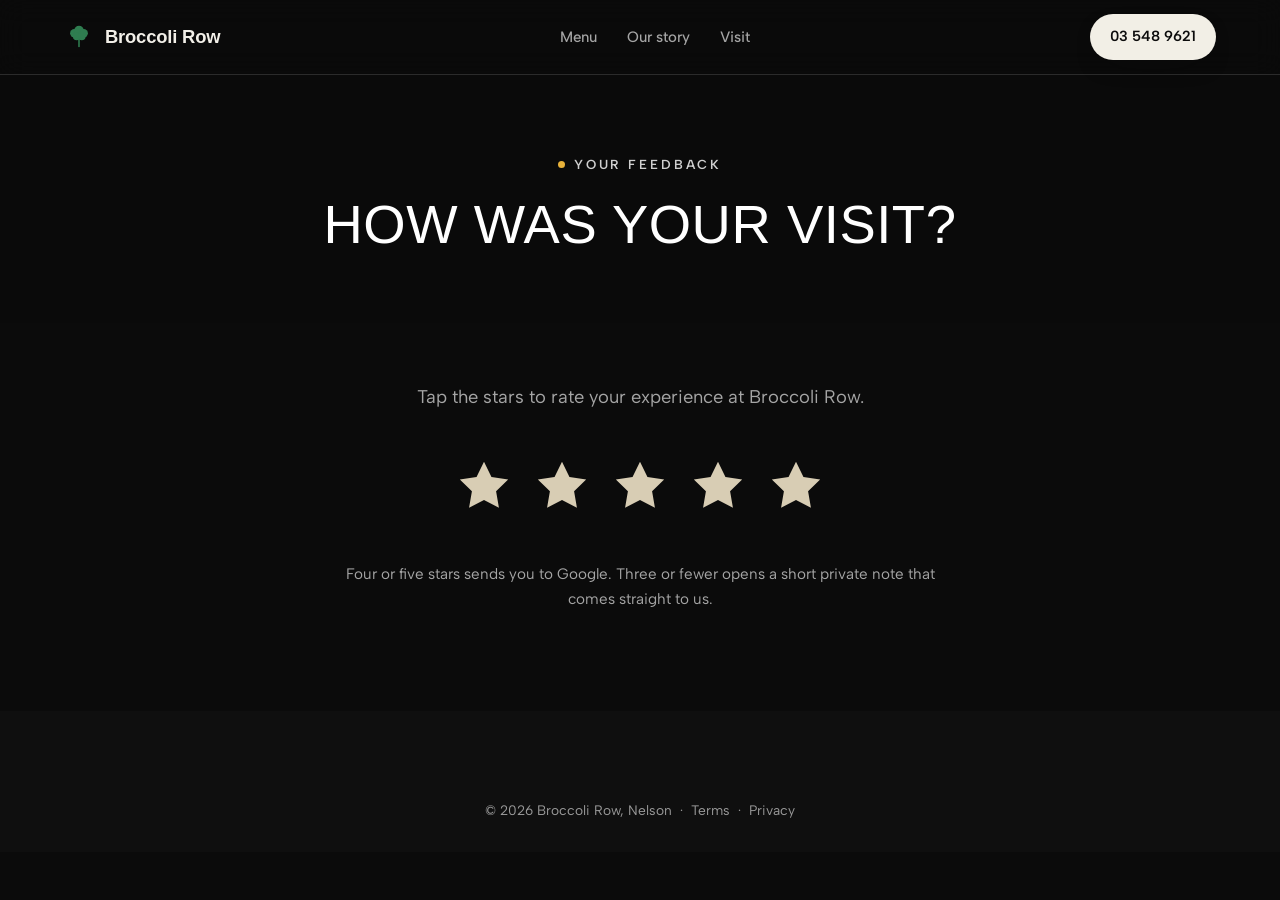
<file: review.html>
<!DOCTYPE html>
<html lang="en-NZ">
<head>
<meta charset="UTF-8">
<meta name="viewport" content="width=device-width, initial-scale=1.0">
<title>Leave a Review | Broccoli Row, Nelson</title>
<meta name="description" content="Tell us how your visit to Broccoli Row went — your feedback helps us keep getting it right.">
<link rel="icon" type="image/svg+xml" href="favicon.svg">
<link rel="preconnect" href="https://fonts.googleapis.com">
<link rel="preconnect" href="https://fonts.gstatic.com" crossorigin>
<link href="https://fonts.googleapis.com/css2?family=Syne:wght@600;700;800&family=Albert+Sans:wght@400;500;600;700&display=swap" rel="stylesheet">
<link rel="stylesheet" href="styles.css">
</head>
<body>

<header class="nav">
  <div class="nav-in wrap">
    <a href="index.html" class="brand">
      <svg viewBox="0 0 64 64" xmlns="http://www.w3.org/2000/svg"><g class="leaf" fill="#2f7d50"><circle cx="22" cy="24" r="9"/><circle cx="32" cy="18" r="10"/><circle cx="42" cy="24" r="9"/><circle cx="27" cy="31" r="8"/><circle cx="38" cy="31" r="8"/></g><path d="M32 34v18" fill="none" stroke="#2f7d50" stroke-width="3.4" stroke-linecap="round"/></svg>
      Broccoli Row
    </a>
    <nav class="nav-links">
      <a href="index.html#menu">Menu</a>
      <a href="index.html#about">Our story</a>
      <a href="index.html#visit">Visit</a>
    </nav>
    <a href="tel:+6435489621" class="nav-cta">03 548 9621</a>
    <button class="burger" aria-label="Menu"><span></span><span></span><span></span></button>
  </div>
</header>

<section class="page-hero">
  <div class="wrap">
    <span class="eyebrow"><span class="dot"></span>Your feedback</span>
    <h1>How was your visit?</h1>
  </div>
</section>

<div class="rf-wrap">
  <p style="font-size:1.15rem;color:var(--muted)">Tap the stars to rate your experience at Broccoli Row.</p>
  <div class="rf-stars" id="stars">
    <button class="rf-star" data-v="1" aria-label="1 star"><svg viewBox="0 0 24 24" fill="currentColor"><polygon points="12 2 15.09 8.26 22 9.27 17 14.14 18.18 21.02 12 17.77 5.82 21.02 7 14.14 2 9.27 8.91 8.26 12 2"/></svg></button>
    <button class="rf-star" data-v="2" aria-label="2 stars"><svg viewBox="0 0 24 24" fill="currentColor"><polygon points="12 2 15.09 8.26 22 9.27 17 14.14 18.18 21.02 12 17.77 5.82 21.02 7 14.14 2 9.27 8.91 8.26 12 2"/></svg></button>
    <button class="rf-star" data-v="3" aria-label="3 stars"><svg viewBox="0 0 24 24" fill="currentColor"><polygon points="12 2 15.09 8.26 22 9.27 17 14.14 18.18 21.02 12 17.77 5.82 21.02 7 14.14 2 9.27 8.91 8.26 12 2"/></svg></button>
    <button class="rf-star" data-v="4" aria-label="4 stars"><svg viewBox="0 0 24 24" fill="currentColor"><polygon points="12 2 15.09 8.26 22 9.27 17 14.14 18.18 21.02 12 17.77 5.82 21.02 7 14.14 2 9.27 8.91 8.26 12 2"/></svg></button>
    <button class="rf-star" data-v="5" aria-label="5 stars"><svg viewBox="0 0 24 24" fill="currentColor"><polygon points="12 2 15.09 8.26 22 9.27 17 14.14 18.18 21.02 12 17.77 5.82 21.02 7 14.14 2 9.27 8.91 8.26 12 2"/></svg></button>
  </div>
  <p class="rf-note">Four or five stars sends you to Google. Three or fewer opens a short private note that comes straight to us.</p>
</div>

<footer class="footer">
  <div class="wrap">
    <div class="foot-bottom" style="border:0;justify-content:center">
      <span>© <span id="yr"></span> Broccoli Row, Nelson &nbsp;·&nbsp; <a href="terms.html">Terms</a> &nbsp;·&nbsp; <a href="privacy.html">Privacy</a></span>
    </div>
  </div>
</footer>

<script>
document.getElementById('yr').textContent=new Date().getFullYear();
// Replace with the live Google review link when connected.
var GOOGLE_REVIEW_URL = "https://g.page/r/PLACEHOLDER";
var stars = document.querySelectorAll('.rf-star');
stars.forEach(function(s){
  s.addEventListener('mouseenter',function(){ paint(+s.dataset.v); });
  s.addEventListener('click',function(){
    var v = +s.dataset.v;
    if (v >= 4) { window.location.href = GOOGLE_REVIEW_URL; }
    else { window.location.href = "private.html?rating=" + v; }
  });
});
document.getElementById('stars').addEventListener('mouseleave',function(){ paint(0); });
function paint(n){ stars.forEach(function(s){ s.classList.toggle('lit', +s.dataset.v <= n); }); }
</script>
</body>
</html>
</file>
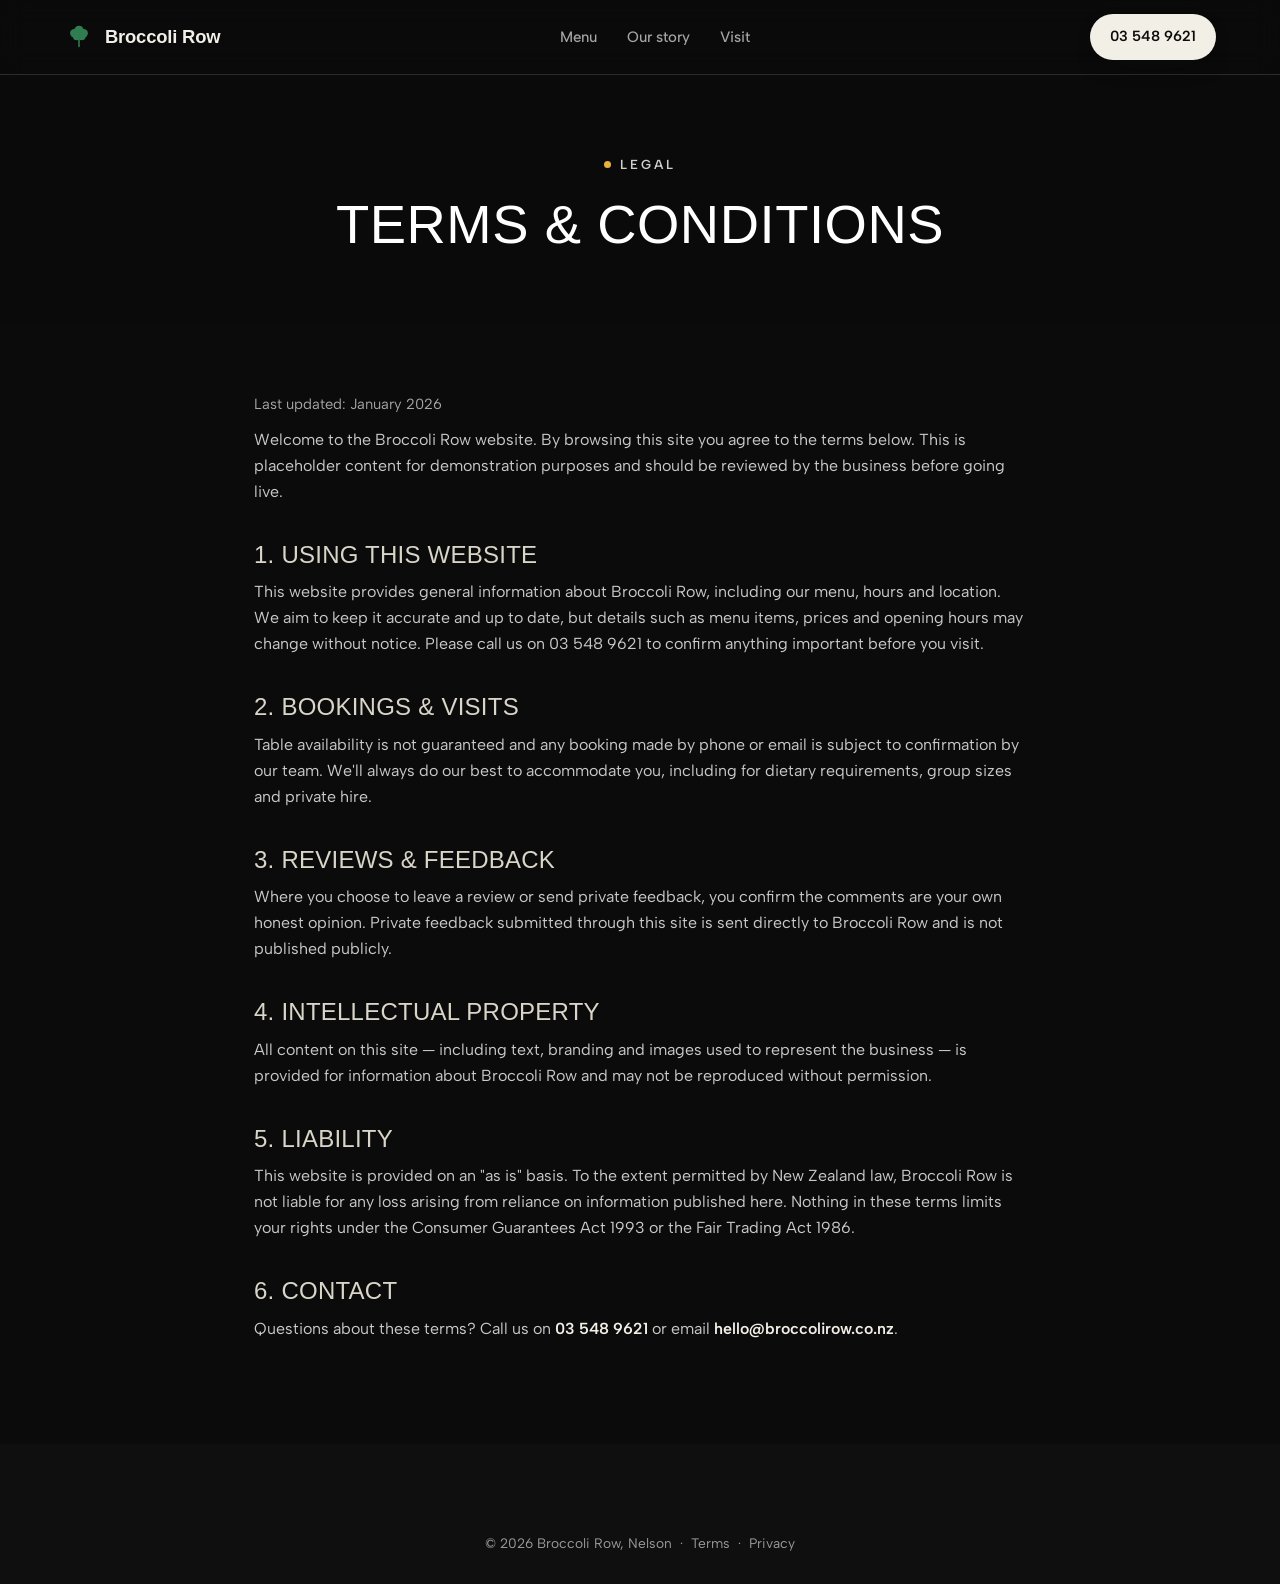
<file: terms.html>
<!DOCTYPE html>
<html lang="en-NZ">
<head>
<meta charset="UTF-8">
<meta name="viewport" content="width=device-width, initial-scale=1.0">
<title>Terms &amp; Conditions | Broccoli Row, Nelson</title>
<meta name="description" content="Terms and conditions for the Broccoli Row website.">
<link rel="icon" type="image/svg+xml" href="favicon.svg">
<link rel="preconnect" href="https://fonts.googleapis.com">
<link rel="preconnect" href="https://fonts.gstatic.com" crossorigin>
<link href="https://fonts.googleapis.com/css2?family=Syne:wght@600;700;800&family=Albert+Sans:wght@400;500;600;700&display=swap" rel="stylesheet">
<link rel="stylesheet" href="styles.css">
</head>
<body>

<header class="nav">
  <div class="nav-in wrap">
    <a href="index.html" class="brand">
      <svg viewBox="0 0 64 64" xmlns="http://www.w3.org/2000/svg"><g class="leaf" fill="#2f7d50"><circle cx="22" cy="24" r="9"/><circle cx="32" cy="18" r="10"/><circle cx="42" cy="24" r="9"/><circle cx="27" cy="31" r="8"/><circle cx="38" cy="31" r="8"/></g><path d="M32 34v18" fill="none" stroke="#2f7d50" stroke-width="3.4" stroke-linecap="round"/></svg>
      Broccoli Row
    </a>
    <nav class="nav-links">
      <a href="index.html#menu">Menu</a>
      <a href="index.html#about">Our story</a>
      <a href="index.html#visit">Visit</a>
    </nav>
    <a href="tel:+6435489621" class="nav-cta">03 548 9621</a>
    <button class="burger" aria-label="Menu"><span></span><span></span><span></span></button>
  </div>
</header>

<section class="page-hero">
  <div class="wrap">
    <span class="eyebrow"><span class="dot"></span>Legal</span>
    <h1>Terms &amp; Conditions</h1>
  </div>
</section>

<div class="doc">
  <p class="updated">Last updated: January 2026</p>
  <p>Welcome to the Broccoli Row website. By browsing this site you agree to the terms below. This is placeholder content for demonstration purposes and should be reviewed by the business before going live.</p>

  <h2>1. Using this website</h2>
  <p>This website provides general information about Broccoli Row, including our menu, hours and location. We aim to keep it accurate and up to date, but details such as menu items, prices and opening hours may change without notice. Please call us on 03 548 9621 to confirm anything important before you visit.</p>

  <h2>2. Bookings &amp; visits</h2>
  <p>Table availability is not guaranteed and any booking made by phone or email is subject to confirmation by our team. We'll always do our best to accommodate you, including for dietary requirements, group sizes and private hire.</p>

  <h2>3. Reviews &amp; feedback</h2>
  <p>Where you choose to leave a review or send private feedback, you confirm the comments are your own honest opinion. Private feedback submitted through this site is sent directly to Broccoli Row and is not published publicly.</p>

  <h2>4. Intellectual property</h2>
  <p>All content on this site — including text, branding and images used to represent the business — is provided for information about Broccoli Row and may not be reproduced without permission.</p>

  <h2>5. Liability</h2>
  <p>This website is provided on an "as is" basis. To the extent permitted by New Zealand law, Broccoli Row is not liable for any loss arising from reliance on information published here. Nothing in these terms limits your rights under the Consumer Guarantees Act 1993 or the Fair Trading Act 1986.</p>

  <h2>6. Contact</h2>
  <p>Questions about these terms? Call us on <a href="tel:+6435489621" style="color:var(--green);font-weight:600">03 548 9621</a> or email <a href="mailto:hello@broccolirow.co.nz" style="color:var(--green);font-weight:600">hello@broccolirow.co.nz</a>.</p>
</div>

<footer class="footer">
  <div class="wrap">
    <div class="foot-bottom" style="border:0;justify-content:center">
      <span>© <span id="yr"></span> Broccoli Row, Nelson &nbsp;·&nbsp; <a href="terms.html">Terms</a> &nbsp;·&nbsp; <a href="privacy.html">Privacy</a></span>
    </div>
  </div>
</footer>

<script>document.getElementById('yr').textContent=new Date().getFullYear();</script>
</body>
</html>
</file>
<file: styles.css>
/* Broccoli Row — Fresh archetype
   Display: Syne · Body: Albert Sans · Accent: deep garden green */

:root{
  --green:#f2efe6;
  --green-deep:#d9d5c8;
  --green-ink:#0a0a0a;
  --cream:#0b0b0b;
  --bone:#151515;
  --paper:#1b1b1b;
  --ink:#f2efe8;
  --muted:#a5a5a5;
  --line:#2b2b2b;
  --sun:#e8b23a;
  --radius:20px;
  --radius-sm:14px;
  --shadow:0 22px 60px -30px rgba(20,20,20,.45);
  --shadow-sm:0 10px 30px -18px rgba(20,20,20,.5);
  --wrap:1200px;
  --font-d:"Anton",Impact,sans-serif;
  --font-b:"Albert Sans",sans-serif;
}

*{margin:0;padding:0;box-sizing:border-box}
html{scroll-behavior:smooth}
img{image-orientation:from-image}
body{
  font-family:var(--font-b);
  color:var(--ink);
  background:var(--cream);
  line-height:1.62;
  -webkit-font-smoothing:antialiased;
  overflow-x:hidden;
}
a{color:inherit;text-decoration:none}
h1,h2,h3,h4{font-family:var(--font-d);line-height:1.03;font-weight:400;letter-spacing:.01em;text-transform:uppercase}
section{position:relative}
.wrap{max-width:var(--wrap);margin:0 auto;padding:0 24px}

/* ---- intro overlay ---- */
#intro{
  position:fixed;inset:0;z-index:2000;background:var(--green-ink);
  display:flex;align-items:center;justify-content:center;flex-direction:column;gap:18px;
  transition:opacity .7s ease,visibility .7s ease;
}
#intro.hide{opacity:0;visibility:hidden}
.intro-mark{width:66px;height:66px;opacity:0;transform:translateY(14px) scale(.9);
  animation:introPop .8s cubic-bezier(.2,.8,.2,1) .1s forwards}
.intro-logo{width:min(360px,74vw);height:auto;display:block;opacity:0;transform:translateY(14px) scale(.96);
  animation:introPop .8s cubic-bezier(.2,.8,.2,1) .1s forwards}
.brand-logo{height:32px;width:auto;display:block}
.intro-word{color:var(--cream);font-family:var(--font-d);font-size:clamp(1.6rem,5vw,2.4rem);
  letter-spacing:.02em;opacity:0;transform:translateY(14px);
  animation:introPop .8s cubic-bezier(.2,.8,.2,1) .28s forwards}
.intro-sub{color:#c7c7c7;font-size:.8rem;letter-spacing:.42em;text-transform:uppercase;opacity:0;
  animation:introFade .7s ease .55s forwards}
@keyframes introPop{to{opacity:1;transform:translateY(0) scale(1)}}
@keyframes introFade{to{opacity:1}}

/* ---- reveal on scroll ---- */
.reveal{opacity:0;transform:translateY(26px);transition:opacity .8s ease,transform .8s cubic-bezier(.2,.8,.2,1)}
.reveal.in{opacity:1;transform:none}

/* ---- nav ---- */
.nav{position:fixed;top:0;left:0;right:0;z-index:1000;transition:.35s ease;
  background:rgba(10,10,10,.9);backdrop-filter:blur(14px);border-bottom:1px solid var(--line)}
.nav-in{display:flex;align-items:center;justify-content:space-between;
  max-width:var(--wrap);margin:0 auto;padding:14px 24px}
.brand{display:flex;align-items:center;gap:11px;font-family:var(--font-d);font-weight:800;font-size:1.15rem;letter-spacing:-.01em}
.brand svg{width:30px;height:30px;flex:none}
.nav-links{display:flex;align-items:center;gap:30px}
.nav-links a{font-size:.94rem;font-weight:500;color:var(--muted);transition:.2s}
.nav-links a:hover{color:var(--green)}
.nav-cta{display:inline-flex;align-items:center;gap:8px;background:var(--green);color:#fff;
  padding:11px 20px;border-radius:100px;font-weight:600;font-size:.92rem;transition:.25s;box-shadow:var(--shadow-sm)}
.nav-cta:hover{background:var(--green-deep);transform:translateY(-2px)}
.burger{display:none;background:none;border:0;cursor:pointer;padding:6px;flex-direction:column;gap:5px}
.burger span{width:24px;height:2px;background:var(--ink);border-radius:2px;transition:.3s}

/* ---- buttons ---- */
.btn{display:inline-flex;align-items:center;justify-content:center;gap:9px;font-weight:600;
  font-size:1rem;padding:15px 28px;border-radius:100px;cursor:pointer;transition:.28s;border:1px solid transparent}
.btn-primary{background:var(--green);color:#fff;box-shadow:var(--shadow-sm)}
.btn-primary:hover{background:var(--green-deep);transform:translateY(-3px)}
.btn-ghost{background:rgba(255,255,255,.14);color:#fff;border-color:rgba(255,255,255,.4);backdrop-filter:blur(6px)}
.btn-ghost:hover{background:rgba(255,255,255,.24);transform:translateY(-3px)}
.btn-outline{background:transparent;color:var(--green);border-color:var(--green)}
.btn-outline:hover{background:var(--green);color:#fff;transform:translateY(-3px)}

/* ---- hero ---- */
.hero{min-height:100svh;display:flex;align-items:flex-end;overflow:hidden;background:var(--green-ink);isolation:isolate;padding-top:clamp(104px,15vh,168px)}
.hero-slides{position:absolute;inset:0;z-index:-2}
.hero-slide{position:absolute;inset:0;opacity:0;transition:opacity 1.6s ease;
  background-size:cover;background-position:center;filter:saturate(1.22) contrast(1.08) brightness(1.04)}
.hero-slide.active{opacity:1}
.hero::after{content:"";position:absolute;inset:0;z-index:-1;
  background:
    linear-gradient(90deg,rgba(8,8,8,.92) 0%,rgba(8,8,8,.6) 40%,rgba(8,8,8,.12) 76%,rgba(8,8,8,0) 100%),
    linear-gradient(180deg,rgba(8,8,8,.35) 0%,rgba(8,8,8,0) 26%,rgba(8,8,8,0) 60%,rgba(8,8,8,.72) 100%)}
.hero-inner{width:100%;max-width:var(--wrap);margin:0 auto;padding:0 24px 88px;color:#fff}
.eyebrow{display:inline-flex;align-items:center;gap:9px;font-size:.82rem;font-weight:600;letter-spacing:.22em;
  text-transform:uppercase;color:#cfcfcf;margin-bottom:22px}
.eyebrow .dot{width:7px;height:7px;border-radius:50%;background:var(--sun)}
.hero h1{font-size:clamp(2.6rem,7vw,5.1rem);max-width:16ch;text-shadow:0 2px 30px rgba(0,0,0,.3)}
.hero h1 em{font-style:normal;color:#d2d2d2}
.hero p.lead{max-width:52ch;margin:24px 0 34px;font-size:clamp(1.05rem,2vw,1.28rem);color:#eeeeee;font-weight:400}
.hero-cta{display:flex;gap:14px;flex-wrap:wrap}
.hero-dots{display:flex;gap:9px;margin-top:40px}
.hero-dots button{width:34px;height:4px;border-radius:4px;border:0;background:rgba(255,255,255,.35);cursor:pointer;transition:.3s;padding:0}
.hero-dots button.active{background:var(--sun);width:52px}

/* ---- section shell ---- */
.band{padding:clamp(74px,10vw,120px) 0}
.band-bone{background:var(--bone)}
.band-paper{background:var(--paper)}
.sec-head{max-width:640px;margin-bottom:52px}
.sec-head.center{margin-left:auto;margin-right:auto;text-align:center}
.eyebrow-dark{display:inline-flex;align-items:center;gap:9px;font-size:.8rem;font-weight:700;letter-spacing:.2em;
  text-transform:uppercase;color:var(--green);margin-bottom:16px}
.eyebrow-dark .dot{width:7px;height:7px;border-radius:50%;background:var(--sun)}
.sec-head h2{font-size:clamp(2rem,4.4vw,3.1rem)}
.sec-head p{margin-top:16px;color:var(--muted);font-size:1.08rem}

/* ---- trust strip ---- */
.trust{background:var(--green-ink);color:#fff;padding:38px 0}
.trust-grid{display:grid;grid-template-columns:repeat(3,1fr);gap:26px}
.trust-item{display:flex;gap:16px;align-items:flex-start}
.trust-item svg{width:30px;height:30px;flex:none;color:var(--sun)}
.trust-item h4{font-size:1.08rem;margin-bottom:3px;color:#fff}
.trust-item p{color:#cbcbcb;font-size:.94rem;line-height:1.5}

/* ---- services ---- */
.svc-grid{display:grid;grid-template-columns:repeat(3,1fr);gap:24px}
.svc-card{background:var(--paper);border:1px solid var(--line);border-radius:var(--radius);padding:32px 28px;transition:.35s}
.band-paper .svc-card{background:var(--cream)}
.svc-card:hover{transform:translateY(-7px);box-shadow:var(--shadow);border-color:transparent}
.svc-ic{width:52px;height:52px;border-radius:14px;background:rgba(47,125,80,.1);color:var(--green);
  display:flex;align-items:center;justify-content:center;margin-bottom:20px}
.svc-ic svg{width:26px;height:26px}
.svc-card h3{font-size:1.28rem;margin-bottom:9px}
.svc-card p{color:var(--muted);font-size:.97rem}

/* ---- about ---- */
.about-grid{display:grid;grid-template-columns:1fr 1.05fr;gap:60px;align-items:center}
.about-media{position:relative}
.about-media img{width:100%;aspect-ratio:4/3;object-fit:cover;border-radius:var(--radius);box-shadow:var(--shadow);
  filter:saturate(.92) contrast(1.04)}
.about-tag{position:absolute;left:-14px;bottom:-14px;background:var(--green);color:#fff;padding:16px 22px;
  border-radius:var(--radius-sm);box-shadow:var(--shadow);text-align:center}
.about-tag strong{font-family:var(--font-d);font-size:1.7rem;display:block;line-height:1}
.about-tag span{font-size:.78rem;letter-spacing:.12em;text-transform:uppercase;color:#dadada}
.checklist{list-style:none;margin-top:26px;display:grid;gap:14px}
.checklist li{display:flex;gap:13px;align-items:flex-start;font-weight:500}
.checklist svg{width:23px;height:23px;color:var(--green);flex:none;margin-top:2px}
.about-copy p{color:var(--muted);margin-top:14px}

/* ---- gallery (masonry, natural aspect) ---- */
.gallery{column-count:3;column-gap:18px}
.gallery img{width:100%;height:auto;display:block;border-radius:var(--radius-sm);margin-bottom:18px;
  break-inside:avoid;filter:saturate(.92) contrast(1.04);transition:.4s}
.gallery img:hover{filter:saturate(1.05) contrast(1.05);transform:scale(1.01)}

/* ---- crew ---- */
.crew-grid{display:grid;grid-template-columns:repeat(4,1fr);gap:22px}
.crew-card{background:var(--paper);border:1px solid var(--line);border-radius:var(--radius);padding:30px 22px;text-align:center;transition:.35s}
.band-paper .crew-card{background:var(--cream)}
.crew-card:hover{transform:translateY(-6px);box-shadow:var(--shadow)}
.avatar{width:78px;height:78px;border-radius:50%;margin:0 auto 18px;background:var(--green-ink);
  color:#fff;display:flex;align-items:center;justify-content:center;font-family:var(--font-d);font-size:1.5rem;
  font-weight:700;border:3px solid transparent;box-shadow:0 0 0 3px var(--sun)}
.crew-card h3{font-size:1.12rem}
.crew-card .role-sub{color:var(--green);font-weight:600;font-size:.86rem;margin:2px 0 10px}
.crew-card p{color:var(--muted);font-size:.9rem;line-height:1.5}

/* ---- reviews ---- */
.badge{display:inline-block;background:rgba(47,125,80,.1);color:var(--green-deep);font-weight:600;
  font-size:.78rem;letter-spacing:.08em;text-transform:uppercase;padding:7px 15px;border-radius:100px;margin-bottom:18px}
.rev-grid{display:grid;grid-template-columns:repeat(3,1fr);gap:24px}
.rev-card{background:var(--paper);border:1px solid var(--line);border-radius:var(--radius);padding:30px 28px;display:flex;flex-direction:column;gap:16px}
.band-bone .rev-card{background:var(--paper)}
.stars{display:flex;gap:3px;color:var(--sun)}
.stars svg{width:20px;height:20px}
.rev-card p{color:#3a3a3a;font-size:1.02rem;font-style:italic;flex:1}
.rev-who{display:flex;align-items:center;gap:12px}
.rev-who .ini{width:42px;height:42px;border-radius:50%;background:var(--green-ink);color:#fff;
  display:flex;align-items:center;justify-content:center;font-weight:700;font-size:.9rem}
.rev-who strong{display:block;font-size:.98rem}
.rev-who span{color:var(--muted);font-size:.85rem}

/* summary rating pill */
.g-summary{display:flex;align-items:center;gap:16px;justify-content:center;flex-wrap:wrap;margin-bottom:44px}
.g-summary .score{font-family:var(--font-d);font-size:2.6rem;font-weight:800;color:var(--green-deep)}
.g-summary .stars svg{width:24px;height:24px}
.g-summary small{color:var(--muted)}

/* ---- review funnel banner ---- */
.funnel{background:var(--green-ink);color:#fff;text-align:center;overflow:hidden}
.funnel-in{padding:clamp(66px,9vw,100px) 24px;max-width:760px;margin:0 auto;position:relative}
.funnel .stars{justify-content:center;color:var(--sun);margin-bottom:22px}
.funnel .stars svg{width:30px;height:30px}
.funnel h2{font-size:clamp(1.9rem,4.4vw,2.9rem);color:#fff}
.funnel p{color:#cbcbcb;margin:16px auto 30px;max-width:48ch}
.funnel .leaf-a,.funnel .leaf-b{position:absolute;opacity:.14;color:var(--sun)}
.funnel .leaf-a{top:20px;left:6%;width:70px}
.funnel .leaf-b{bottom:20px;right:6%;width:90px;transform:rotate(160deg)}

/* ---- contact ---- */
.contact-grid{display:grid;grid-template-columns:1fr 1fr;gap:56px;align-items:stretch}
.contact-info h2{font-size:clamp(2rem,4vw,2.8rem);margin-bottom:18px}
.contact-info>p{color:var(--muted);max-width:44ch}
.contact-rows{margin:30px 0;display:grid;gap:6px}
.crow{display:flex;gap:15px;align-items:flex-start;padding:16px 0;border-bottom:1px solid var(--line)}
.crow svg{width:24px;height:24px;color:var(--green);flex:none;margin-top:2px}
.crow strong{display:block;font-size:.8rem;letter-spacing:.1em;text-transform:uppercase;color:var(--muted);margin-bottom:2px;font-weight:700}
.crow span,.crow a{font-size:1.06rem;font-weight:500}
.crow a:hover{color:var(--green)}
.contact-actions{display:flex;flex-direction:column;gap:14px;margin-top:26px}
.contact-actions .btn{width:100%;padding:18px}
.contact-card{background:var(--green-ink);border-radius:var(--radius);padding:40px 36px;color:#fff;display:flex;flex-direction:column;justify-content:center;box-shadow:var(--shadow)}
.contact-card .eyebrow{margin-bottom:14px}
.contact-card h3{font-size:1.8rem;color:#fff;margin-bottom:12px}
.contact-card p{color:#cbcbcb;margin-bottom:24px}
.hours-list{list-style:none;display:grid;gap:11px}
.hours-list li{display:flex;justify-content:space-between;padding-bottom:10px;border-bottom:1px solid rgba(255,255,255,.12);font-size:.98rem}
.hours-list li span:first-child{color:#dadada}
.hours-list li span:last-child{font-weight:600}

/* ---- footer ---- */
.footer{background:#0f0f0f;color:#cfcfcf;padding:64px 0 30px}
.foot-grid{display:grid;grid-template-columns:1.6fr 1fr 1fr;gap:40px;margin-bottom:44px}
.footer .brand{color:#fff;margin-bottom:16px}
.footer .brand svg .leaf{fill:#d2d2d2}
.foot-about{max-width:34ch;font-size:.95rem;color:#b6b6b6}
.foot-col h4{color:#fff;font-size:.82rem;letter-spacing:.14em;text-transform:uppercase;margin-bottom:16px}
.foot-col a,.foot-col p{display:block;color:#b6b6b6;font-size:.96rem;margin-bottom:11px;transition:.2s}
.foot-col a:hover{color:var(--sun)}
.foot-bottom{border-top:1px solid rgba(255,255,255,.1);padding-top:24px;display:flex;justify-content:space-between;
  flex-wrap:wrap;gap:12px;font-size:.86rem;color:#9a9a9a}
.foot-bottom a{color:#9a9a9a}.foot-bottom a:hover{color:var(--sun)}

/* ---- content pages (terms/privacy/review/private) ---- */
.page-hero{background:var(--green-ink);color:#fff;padding:150px 0 70px;text-align:center}
.page-hero .eyebrow{justify-content:center}
.page-hero h1{font-size:clamp(2.2rem,5vw,3.4rem)}
.doc{max-width:820px;margin:0 auto;padding:70px 24px 90px}
.doc h2{font-size:1.5rem;margin:38px 0 12px;color:var(--green-deep)}
.doc p,.doc li{color:#414141;margin-bottom:12px}
.doc ul{padding-left:22px}
.doc .updated{color:var(--muted);font-size:.92rem;margin-bottom:10px}

/* ---- review funnel page ---- */
.rf-wrap{max-width:640px;margin:0 auto;padding:60px 24px 100px;text-align:center}
.rf-stars{display:flex;justify-content:center;gap:12px;margin:40px 0}
.rf-star{background:none;border:0;cursor:pointer;color:#d8cdb4;transition:.2s;padding:4px}
.rf-star svg{width:clamp(40px,10vw,58px);height:clamp(40px,10vw,58px)}
.rf-star:hover,.rf-star.lit{color:var(--sun);transform:scale(1.12)}
.rf-note{color:var(--muted);margin-top:20px;font-size:.95rem}

/* ---- private form ---- */
.form-card{max-width:600px;margin:0 auto;background:var(--paper);border:1px solid var(--line);
  border-radius:var(--radius);padding:40px 36px;box-shadow:var(--shadow-sm)}
.field{margin-bottom:20px;text-align:left}
.field label{display:block;font-weight:600;margin-bottom:7px;font-size:.95rem}
.field input,.field textarea,.field select{width:100%;padding:14px 16px;border:1px solid var(--line);
  border-radius:var(--radius-sm);font-family:inherit;font-size:1rem;background:var(--cream);transition:.2s}
.field input:focus,.field textarea:focus,.field select:focus{outline:none;border-color:var(--green);background:#fff;
  box-shadow:0 0 0 3px rgba(47,125,80,.12)}
.field textarea{min-height:130px;resize:vertical}
.rating-pick{display:flex;gap:8px}
.rating-pick .stars{color:var(--sun)}
.rating-pick .stars svg{width:26px;height:26px}
.success{display:none;text-align:center;padding:20px}
.success.show{display:block;animation:introPop .6s ease}
.success svg{width:64px;height:64px;color:var(--green);margin-bottom:16px}

/* ---- responsive ---- */
@media(max-width:960px){
  .nav-links{display:none}
  .burger{display:flex}
  .nav-in.open .nav-links{display:flex;position:absolute;top:72px;left:0;right:0;flex-direction:column;
    background:var(--cream);border:1px solid var(--line);border-radius:var(--radius);padding:22px;gap:18px}
  .about-grid,.contact-grid{grid-template-columns:1fr;gap:40px}
  .about-tag{left:12px;bottom:12px}
  .crew-grid{grid-template-columns:repeat(2,1fr)}
  .svc-grid,.rev-grid{grid-template-columns:repeat(2,1fr)}
  .trust-grid{grid-template-columns:1fr;gap:20px}
  .gallery{column-count:2}
}
@media(max-width:560px){
  .svc-grid,.rev-grid,.crew-grid{grid-template-columns:1fr}
  .gallery{column-count:1}
  .foot-grid{grid-template-columns:1fr;gap:30px}
  .hero-inner{padding-bottom:60px}
  .hero-cta .btn{flex:1}
}

@media(prefers-reduced-motion:reduce){
  .reveal{opacity:1;transform:none;transition:none}
  .hero-slide{transition:none}
  *{animation-duration:.001ms!important}
}

/* Owner + food image in About */
.about-media .about-inset{position:absolute;right:-16px;bottom:-24px;width:42%;aspect-ratio:4/3;object-fit:cover;border-radius:var(--radius);border:5px solid var(--paper,#fff);box-shadow:var(--shadow);}
@media(max-width:640px){.about-media .about-inset{width:46%;right:8px;bottom:-16px;}}

/* ===== ALL-BLACK THEME CONTRAST FIXES ===== */
.btn-primary,.nav-cta,.about-tag,.btn-primary:hover,.btn-outline:hover{color:#0c0c0c}
.about-tag span{color:#333}
.rev-card p{color:#e7e3d9}
.doc p,.doc li{color:#c9c9c9}
.badge{background:rgba(255,255,255,.08)}
.field input:focus,.field textarea:focus,.field select:focus{background:#161616}
.about-media .about-inset{border-color:#0b0b0b}
</file>
